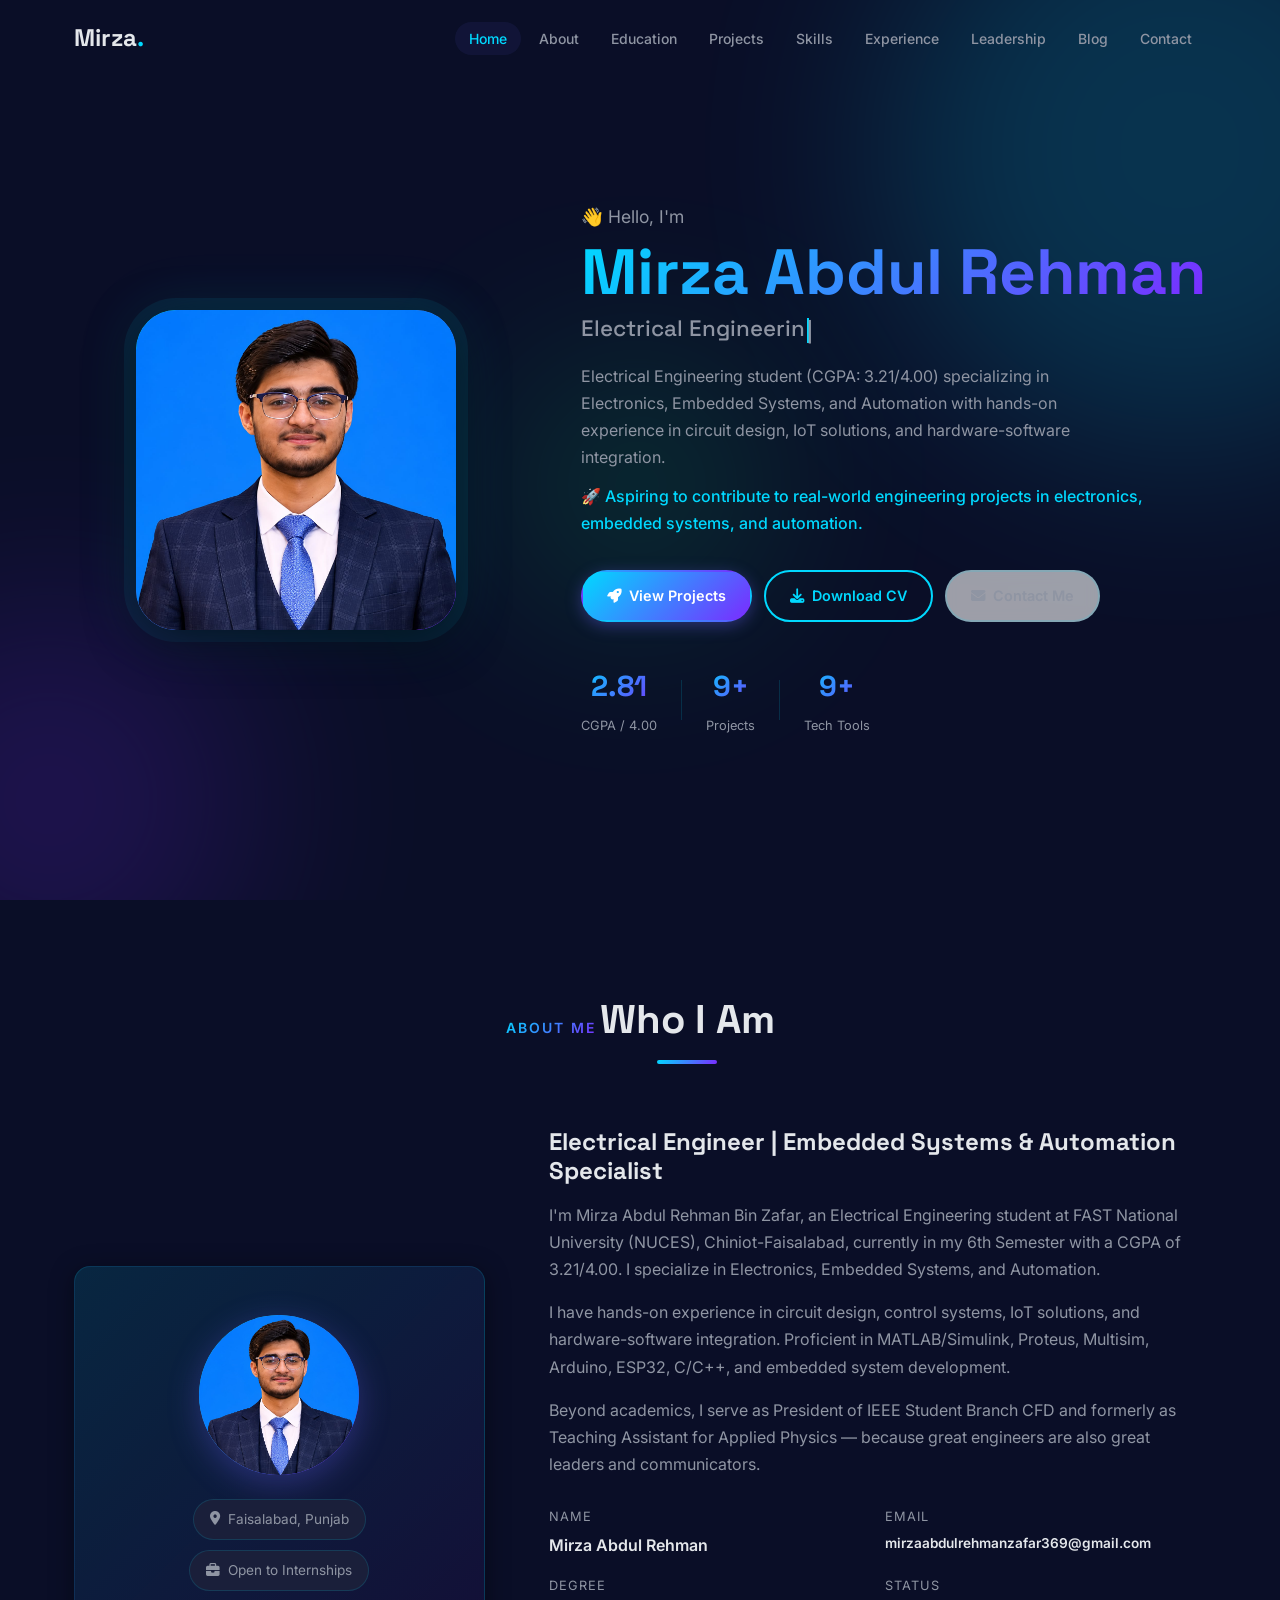
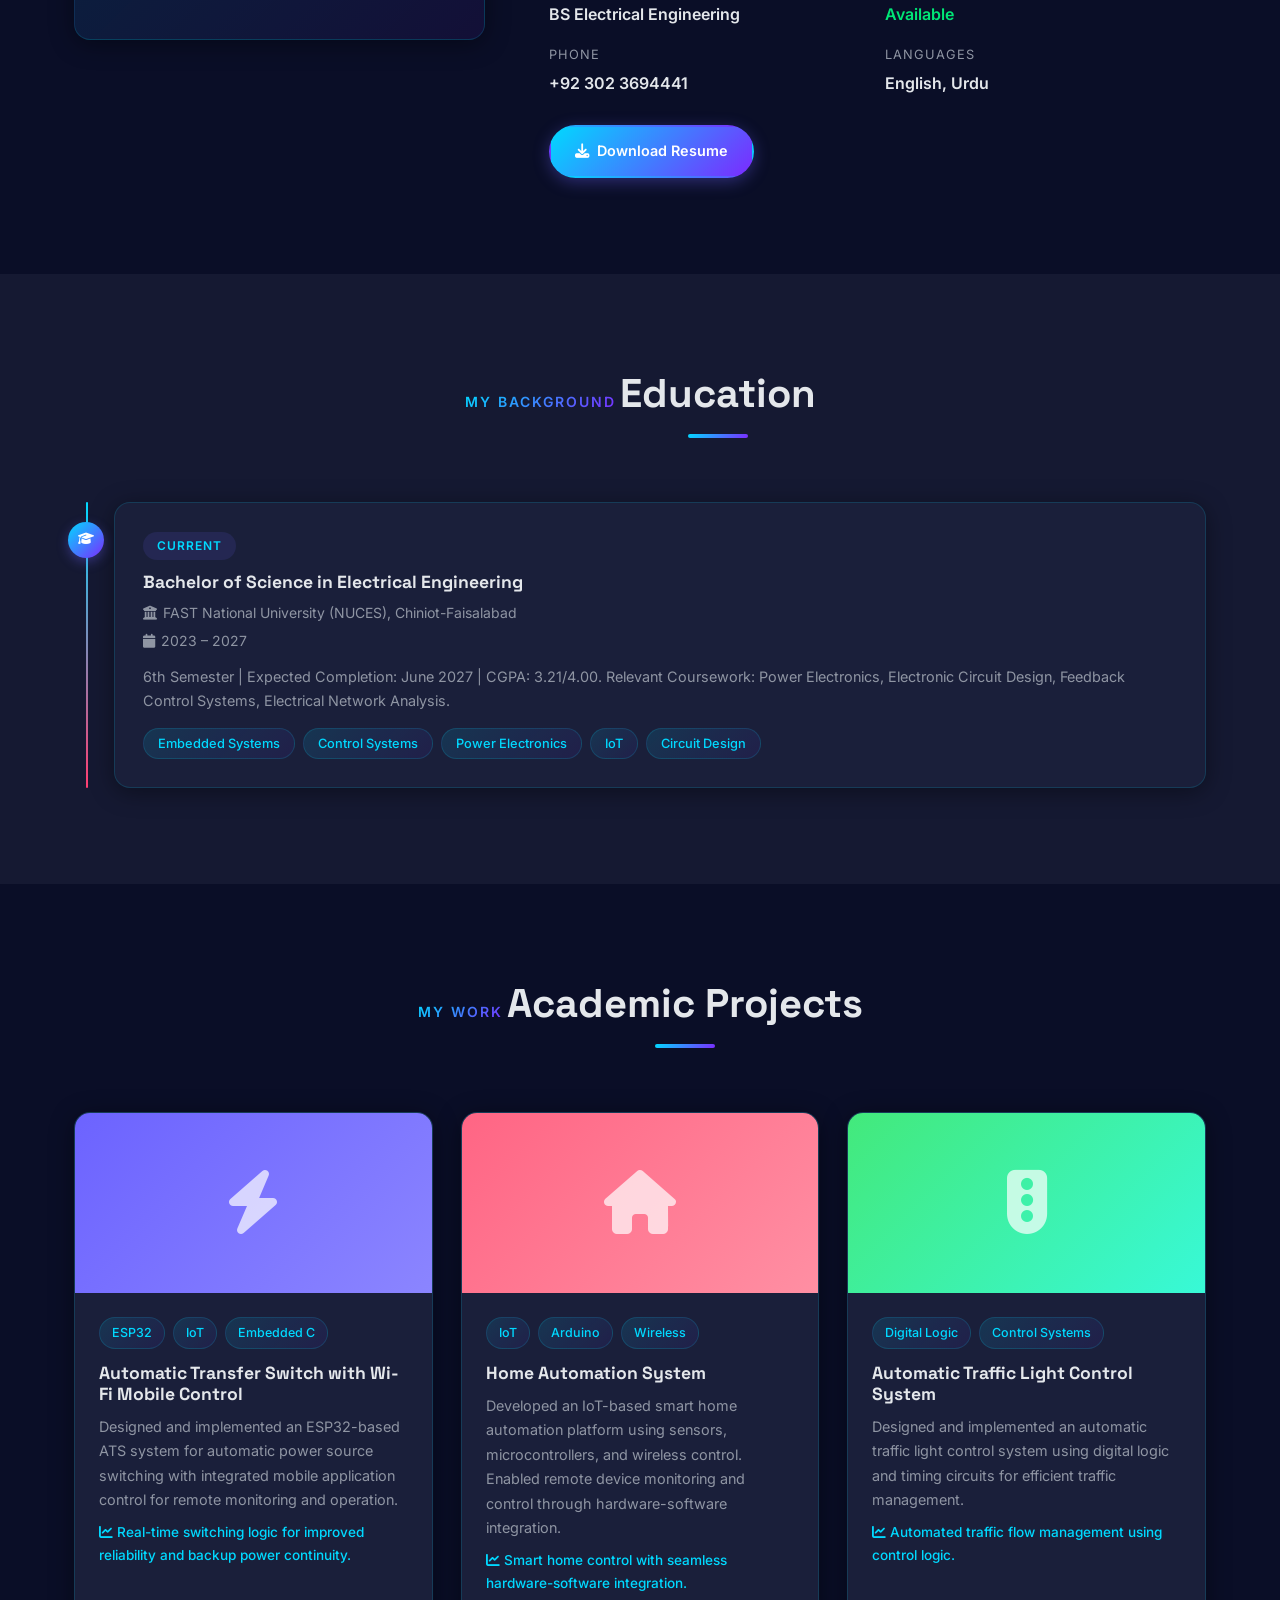
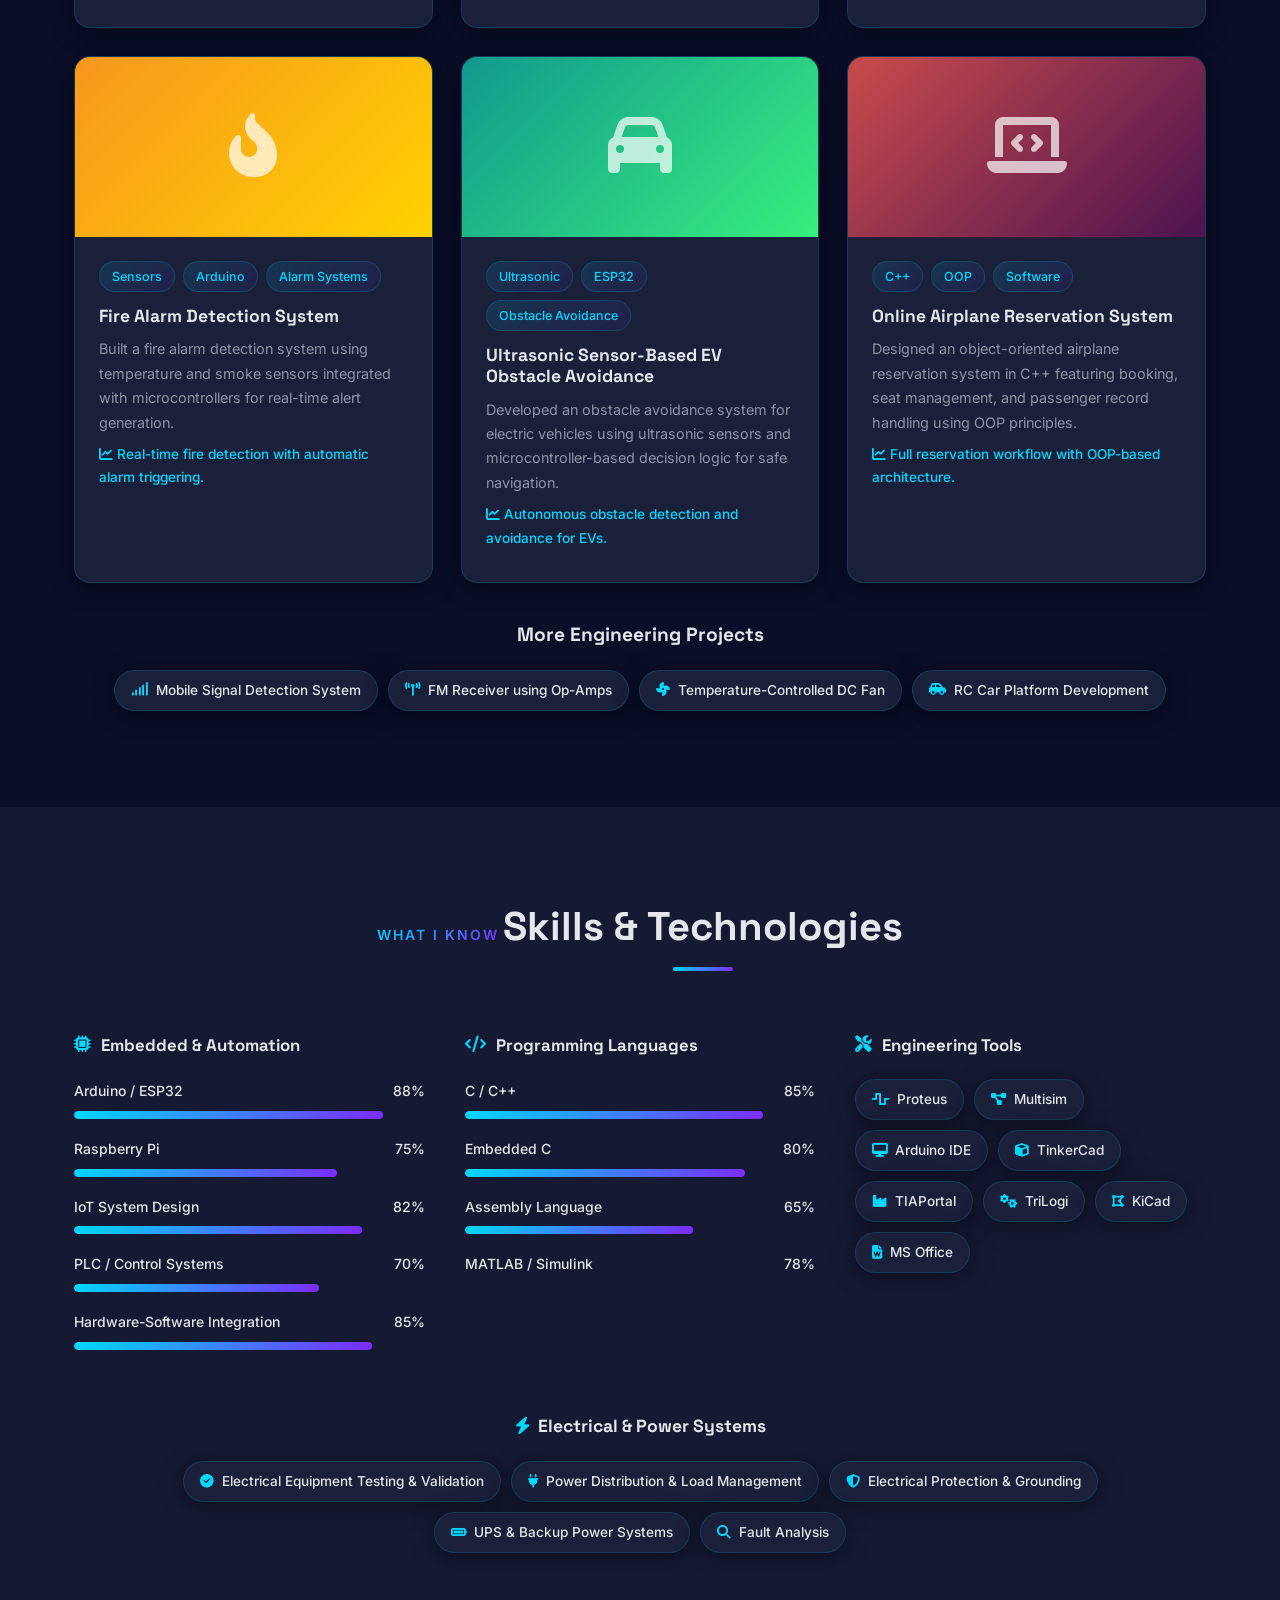
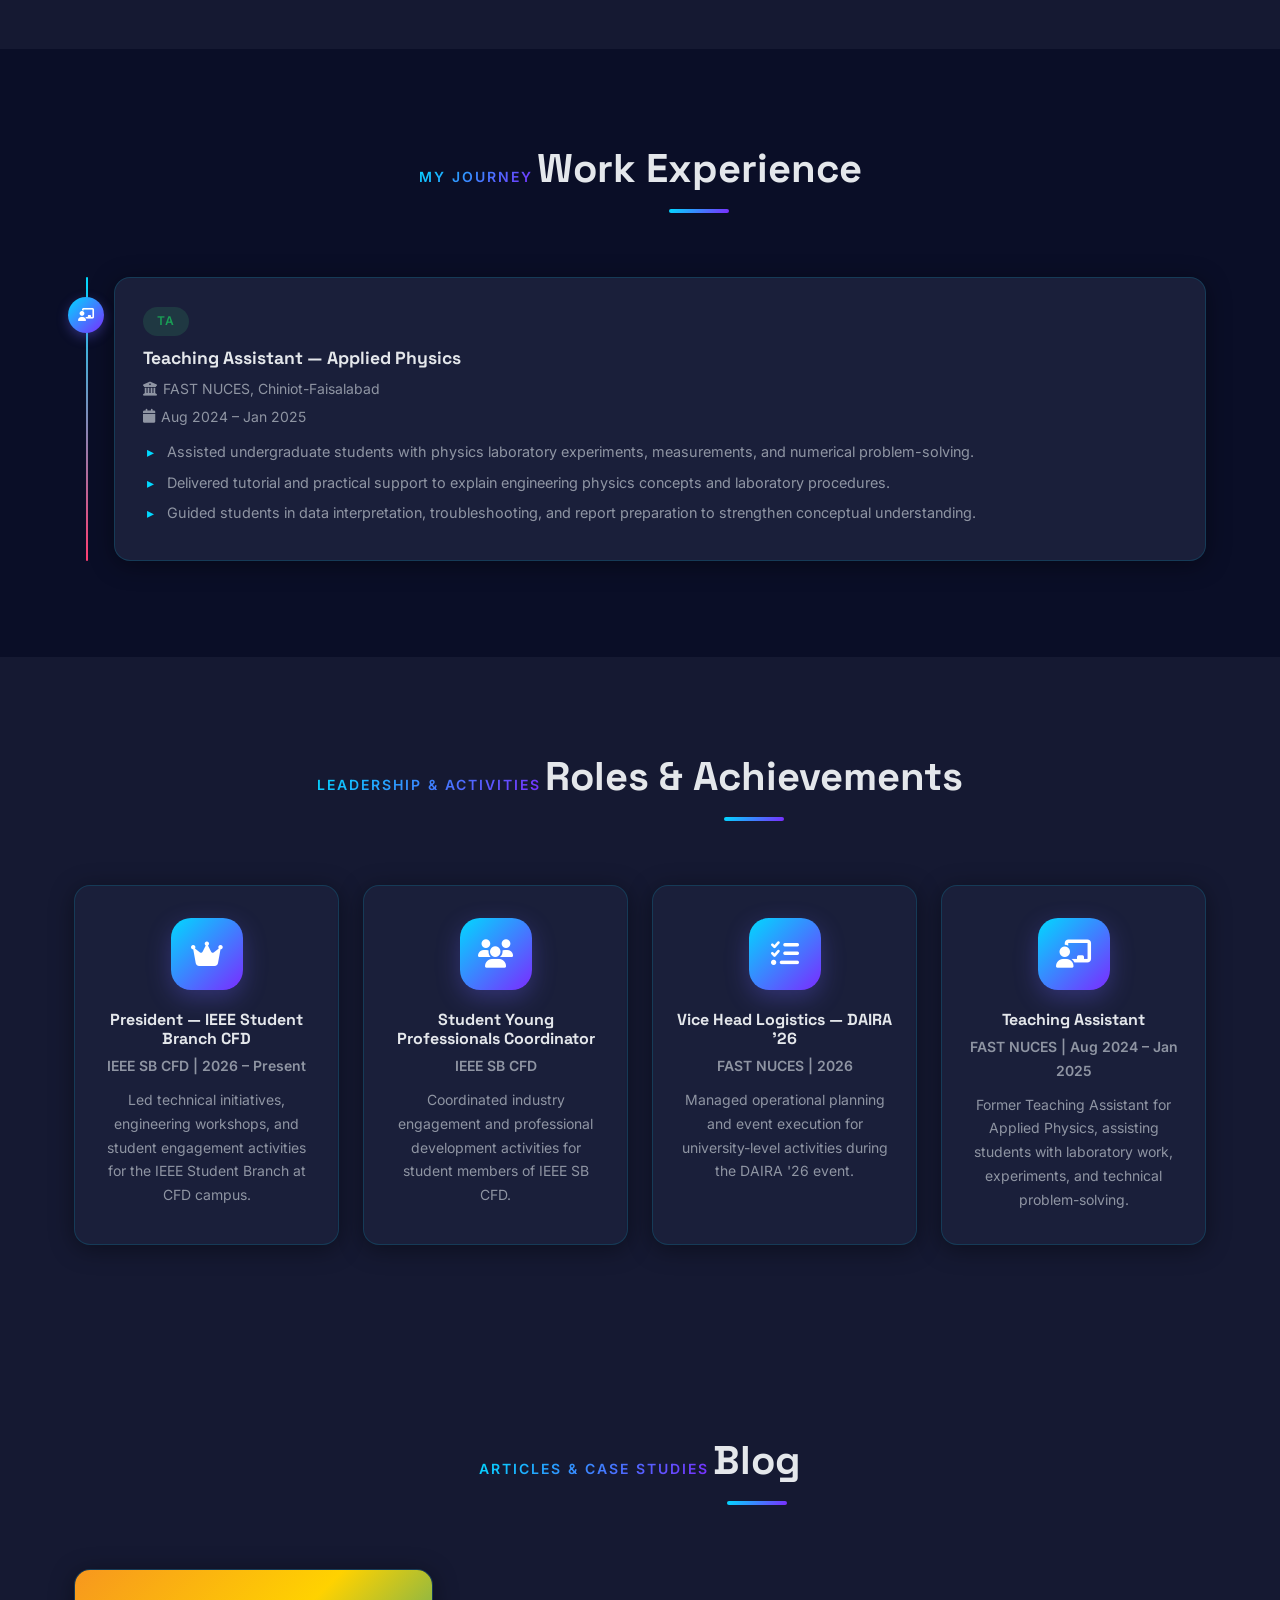
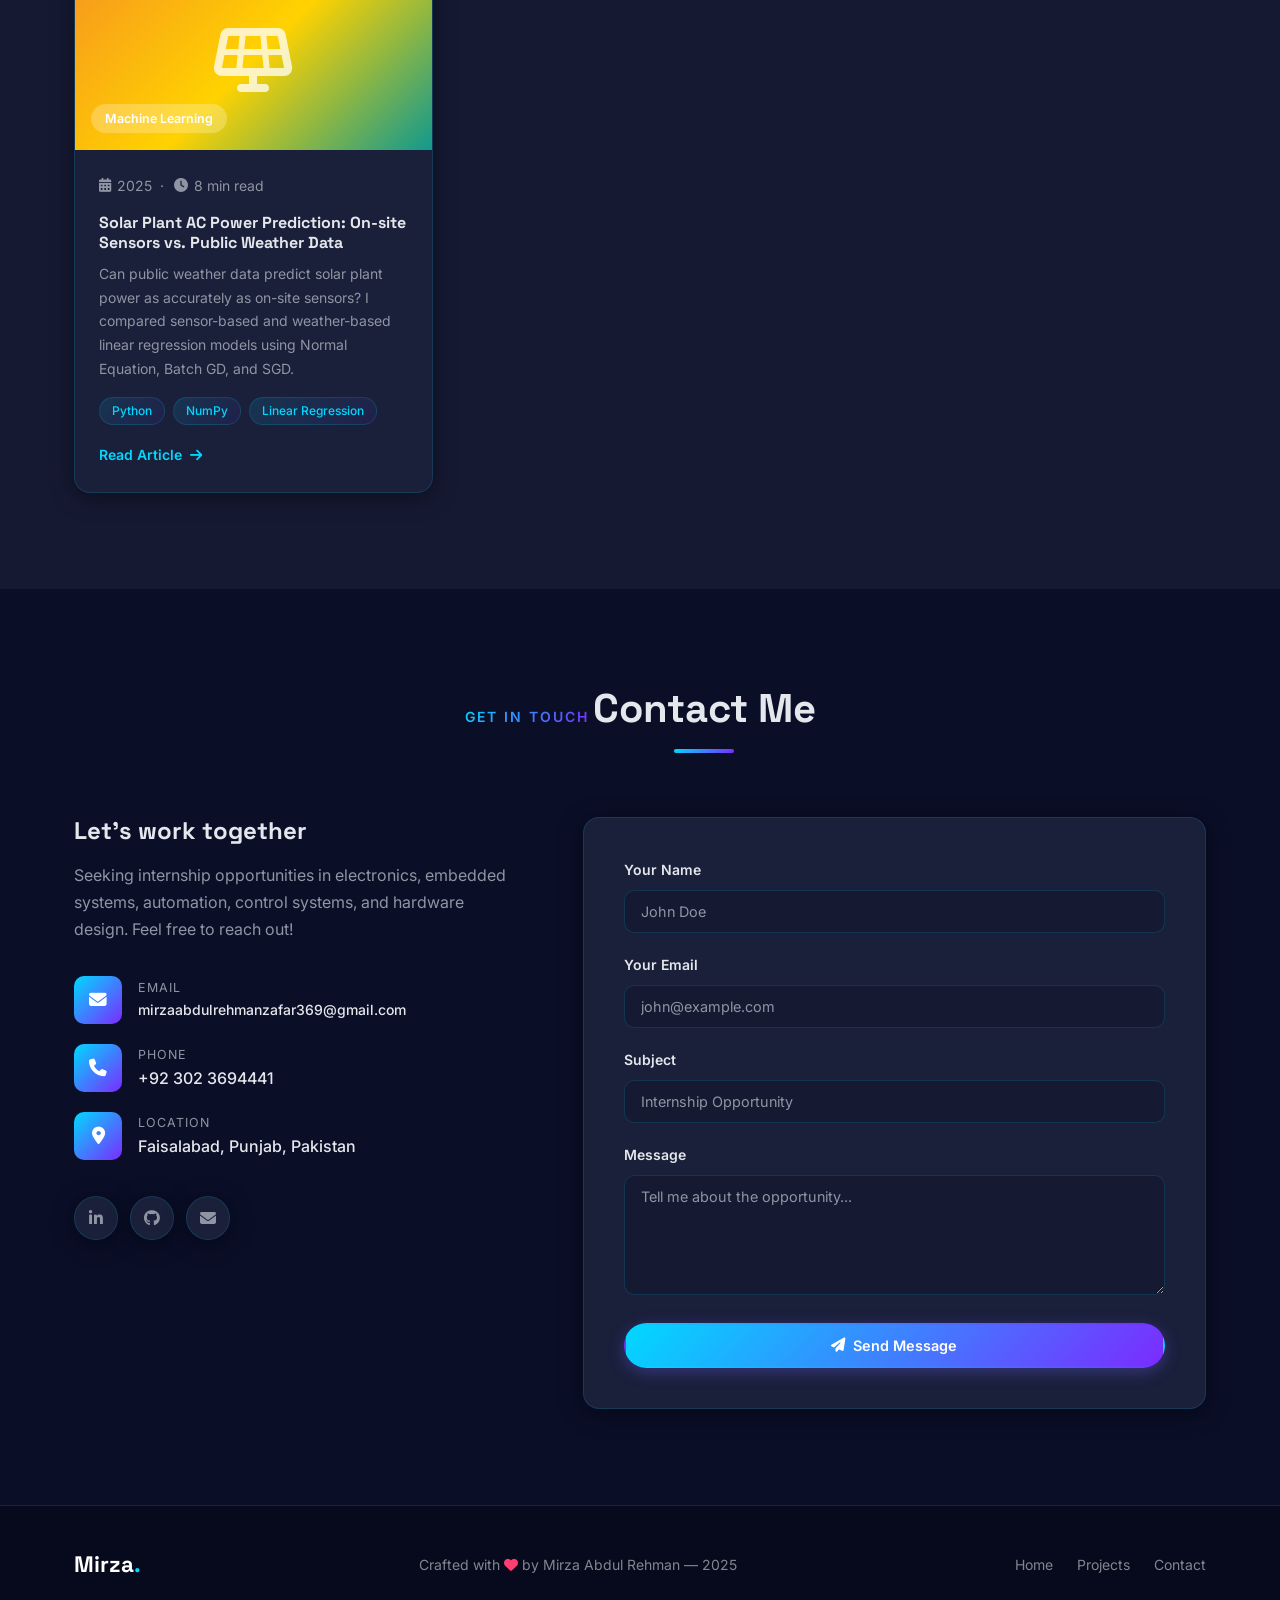
<file: index.html>
<!DOCTYPE html>
<html lang="en">
<head>
  <meta charset="UTF-8" />
  <meta name="viewport" content="width=device-width, initial-scale=1.0"/>
  <title>Mirza Abdul Rehman — Portfolio</title>
  <link rel="stylesheet" href="style.css"/>
  <link rel="preconnect" href="https://fonts.googleapis.com"/>
  <link rel="preconnect" href="https://fonts.gstatic.com" crossorigin/>
  <link href="https://fonts.googleapis.com/css2?family=Inter:wght@300;400;500;600;700;800&family=Space+Grotesk:wght@400;500;600;700&display=swap" rel="stylesheet"/>
  <link rel="stylesheet" href="https://cdnjs.cloudflare.com/ajax/libs/font-awesome/6.5.0/css/all.min.css"/>
</head>
<body>

  <!-- ===== NAVBAR ===== -->
  <nav class="navbar" id="navbar">
    <div class="nav-container">
      <a href="#home" class="nav-logo">Mirza<span>.</span></a>
      <ul class="nav-links" id="navLinks">
        <li><a href="#home" class="nav-link active">Home</a></li>
        <li><a href="#about" class="nav-link">About</a></li>
        <li><a href="#education" class="nav-link">Education</a></li>
        <li><a href="#projects" class="nav-link">Projects</a></li>
        <li><a href="#skills" class="nav-link">Skills</a></li>
        <li><a href="#experience" class="nav-link">Experience</a></li>
        <li><a href="#achievements" class="nav-link">Leadership</a></li>
        <li><a href="#blog" class="nav-link">Blog</a></li>
        <li><a href="#contact" class="nav-link">Contact</a></li>
      </ul>
      <button class="hamburger" id="hamburger" aria-label="Toggle menu">
        <span></span><span></span><span></span>
      </button>
    </div>
  </nav>

  <!-- ===== HERO ===== -->
  <section class="hero" id="home">
    <div class="hero-bg-shapes">
      <div class="shape shape-1"></div>
      <div class="shape shape-2"></div>
      <div class="shape shape-3"></div>
    </div>
    <div class="hero-container">
      <div class="hero-image-wrap" data-aos>
        <div class="hero-image">
          <div class="hero-avatar">
            <img src="1.jpeg" alt="Mirza Abdul Rehman" />
          </div>
        </div>
      </div>
      <div class="hero-content" data-aos>
        <p class="hero-greeting">👋 Hello, I'm</p>
        <h1 class="hero-name" style="white-space: nowrap;">Mirza Abdul Rehman</h1>
        <h2 class="hero-title">Electrical Engineering Student <span class="amp">&</span> Electronics Enthusiast</h2>
        <p class="hero-desc">Electrical Engineering student (CGPA: 3.21/4.00) specializing in Electronics, Embedded Systems, and Automation with hands-on experience in circuit design, IoT solutions, and hardware-software integration.</p>
        <p class="hero-ambition">🚀 Aspiring to contribute to real-world engineering projects in electronics, embedded systems, and automation.</p>
        <div class="hero-buttons">
          <a href="#projects" class="btn btn-primary"><i class="fas fa-rocket"></i> View Projects</a>
          <a href="Mirza_Abdul_Rehman_ATS_Optimized_CV.pdf" class="btn btn-outline" download><i class="fas fa-download"></i> Download CV</a>
          <a href="#contact" class="btn btn-ghost"><i class="fas fa-envelope"></i> Contact Me</a>
        </div>
        <div class="hero-stats">
          <div class="stat"><span class="stat-num">3.21</span><span class="stat-label">CGPA / 4.00</span></div>
          <div class="stat-divider"></div>
          <div class="stat"><span class="stat-num">10+</span><span class="stat-label">Projects</span></div>
          <div class="stat-divider"></div>
          <div class="stat"><span class="stat-num">10+</span><span class="stat-label">Tech Tools</span></div>
        </div>
      </div>
    </div>
  </section>

  <!-- ===== ABOUT ===== -->
  <section class="section" id="about">
    <div class="container">
      <div class="section-header" data-aos>
        <span class="section-tag">About Me</span>
        <h2 class="section-title">Who I Am</h2>
      </div>
      <div class="about-grid">
        <div class="about-image-wrap" data-aos>
          <div class="about-image-card">
            <div class="about-avatar"><img src="1.jpeg" alt="Mirza Abdul Rehman" /></div>
            <div class="about-tags">
              <span class="tag"><i class="fas fa-map-marker-alt"></i> Faisalabad, Punjab</span>
              <span class="tag"><i class="fas fa-briefcase"></i> Open to Internships</span>
            </div>
          </div>
        </div>
        <div class="about-content" data-aos>
          <h3>Electrical Engineer | Embedded Systems & Automation Specialist</h3>
          <p>I'm Mirza Abdul Rehman Bin Zafar, an Electrical Engineering student at FAST National University (NUCES), Chiniot-Faisalabad, currently in my 6th Semester with a CGPA of 3.21/4.00. I specialize in Electronics, Embedded Systems, and Automation.</p>
          <p>I have hands-on experience in circuit design, control systems, IoT solutions, and hardware-software integration. Proficient in MATLAB/Simulink, Proteus, Multisim, Arduino, ESP32, C/C++, and embedded system development.</p>
          <p>Beyond academics, I serve as President of IEEE Student Branch CFD and formerly as Teaching Assistant for Applied Physics — because great engineers are also great leaders and communicators.</p>
          <div class="about-info-grid">
            <div class="info-item"><span class="info-label">Name</span><span class="info-value">Mirza Abdul Rehman</span></div>
            <div class="info-item"><span class="info-label">Email</span><span class="info-value" style="word-break: break-all; font-size: 0.85rem;">mirzaabdulrehmanzafar369@gmail.com</span></div>
            <div class="info-item"><span class="info-label">Degree</span><span class="info-value">BS Electrical Engineering</span></div>
            <div class="info-item"><span class="info-label">Status</span><span class="info-value available">Available</span></div>
            <div class="info-item"><span class="info-label">Phone</span><span class="info-value">+92 302 3694441</span></div>
            <div class="info-item"><span class="info-label">Languages</span><span class="info-value">English, Urdu</span></div>
          </div>
          <a href="Mirza_Abdul_Rehman_ATS_Optimized_CV.pdf" class="btn btn-primary" download><i class="fas fa-download"></i> Download Resume</a>
        </div>
      </div>
    </div>
  </section>

  <!-- ===== EDUCATION ===== -->
  <section class="section section-alt" id="education">
    <div class="container">
      <div class="section-header" data-aos>
        <span class="section-tag">My Background</span>
        <h2 class="section-title">Education</h2>
      </div>
      <div class="timeline">
        <div class="timeline-item" data-aos>
          <div class="timeline-dot"><i class="fas fa-graduation-cap"></i></div>
          <div class="timeline-card">
            <div class="timeline-badge edu">Current</div>
            <h3>Bachelor of Science in Electrical Engineering</h3>
            <p class="timeline-org"><i class="fas fa-university"></i> FAST National University (NUCES), Chiniot-Faisalabad</p>
            <p class="timeline-date"><i class="fas fa-calendar"></i> 2023 – 2027</p>
            <p class="timeline-desc">6th Semester | Expected Completion: June 2027 | CGPA: 3.21/4.00. Relevant Coursework: Power Electronics, Electronic Circuit Design, Feedback Control Systems, Electrical Network Analysis.</p>
            <div class="timeline-skills">
              <span>Embedded Systems</span><span>Control Systems</span><span>Power Electronics</span><span>IoT</span><span>Circuit Design</span>
            </div>
          </div>
        </div>
      </div>
    </div>
  </section>

  <!-- ===== PROJECTS ===== -->
  <section class="section" id="projects">
    <div class="container">
      <div class="section-header" data-aos>
        <span class="section-tag">My Work</span>
        <h2 class="section-title">Academic Projects</h2>
      </div>
      <div class="projects-grid">
        <div class="project-card" data-aos>
          <div class="project-image"><div class="project-icon"><i class="fas fa-bolt"></i></div></div>
          <div class="project-content">
            <div class="project-tags"><span>ESP32</span><span>IoT</span><span>Embedded C</span></div>
            <h3>Automatic Transfer Switch with Wi-Fi Mobile Control</h3>
            <p>Designed and implemented an ESP32-based ATS system for automatic power source switching with integrated mobile application control for remote monitoring and operation.</p>
            <p class="project-outcome"><i class="fas fa-chart-line"></i> Real-time switching logic for improved reliability and backup power continuity.</p>
          </div>
        </div>
        <div class="project-card" data-aos>
          <div class="project-image project-image-2"><div class="project-icon"><i class="fas fa-home"></i></div></div>
          <div class="project-content">
            <div class="project-tags"><span>IoT</span><span>Arduino</span><span>Wireless</span></div>
            <h3>Home Automation System</h3>
            <p>Developed an IoT-based smart home automation platform using sensors, microcontrollers, and wireless control. Enabled remote device monitoring and control through hardware-software integration.</p>
            <p class="project-outcome"><i class="fas fa-chart-line"></i> Smart home control with seamless hardware-software integration.</p>
          </div>
        </div>
        <div class="project-card" data-aos>
          <div class="project-image project-image-3"><div class="project-icon"><i class="fas fa-traffic-light"></i></div></div>
          <div class="project-content">
            <div class="project-tags"><span>Digital Logic</span><span>Control Systems</span></div>
            <h3>Automatic Traffic Light Control System</h3>
            <p>Designed and implemented an automatic traffic light control system using digital logic and timing circuits for efficient traffic management.</p>
            <p class="project-outcome"><i class="fas fa-chart-line"></i> Automated traffic flow management using control logic.</p>
          </div>
        </div>
        <div class="project-card" data-aos>
          <div class="project-image" style="background: linear-gradient(135deg,#f7971e,#ffd200)"><div class="project-icon"><i class="fas fa-fire-alt"></i></div></div>
          <div class="project-content">
            <div class="project-tags"><span>Sensors</span><span>Arduino</span><span>Alarm Systems</span></div>
            <h3>Fire Alarm Detection System</h3>
            <p>Built a fire alarm detection system using temperature and smoke sensors integrated with microcontrollers for real-time alert generation.</p>
            <p class="project-outcome"><i class="fas fa-chart-line"></i> Real-time fire detection with automatic alarm triggering.</p>
          </div>
        </div>
        <div class="project-card" data-aos>
          <div class="project-image" style="background: linear-gradient(135deg,#11998e,#38ef7d)"><div class="project-icon"><i class="fas fa-car"></i></div></div>
          <div class="project-content">
            <div class="project-tags"><span>Ultrasonic</span><span>ESP32</span><span>Obstacle Avoidance</span></div>
            <h3>Ultrasonic Sensor-Based EV Obstacle Avoidance</h3>
            <p>Developed an obstacle avoidance system for electric vehicles using ultrasonic sensors and microcontroller-based decision logic for safe navigation.</p>
            <p class="project-outcome"><i class="fas fa-chart-line"></i> Autonomous obstacle detection and avoidance for EVs.</p>
          </div>
        </div>
        <div class="project-card" data-aos>
          <div class="project-image" style="background: linear-gradient(135deg,#c94b4b,#4b134f)"><div class="project-icon"><i class="fas fa-laptop-code"></i></div></div>
          <div class="project-content">
            <div class="project-tags"><span>C++</span><span>OOP</span><span>Software</span></div>
            <h3>Online Airplane Reservation System</h3>
            <p>Designed an object-oriented airplane reservation system in C++ featuring booking, seat management, and passenger record handling using OOP principles.</p>
            <p class="project-outcome"><i class="fas fa-chart-line"></i> Full reservation workflow with OOP-based architecture.</p>
          </div>
        </div>
      </div>

      <!-- Additional Projects -->
      <div style="margin-top: 40px;" data-aos>
        <h3 style="text-align:center; font-size:1.2rem; margin-bottom: 24px; color: var(--text);">More Engineering Projects</h3>
        <div class="skills-badges" style="justify-content:center;">
          <span class="badge"><i class="fas fa-signal"></i> Mobile Signal Detection System</span>
          <span class="badge"><i class="fas fa-broadcast-tower"></i> FM Receiver using Op-Amps</span>
          <span class="badge"><i class="fas fa-fan"></i> Temperature-Controlled DC Fan</span>
          <span class="badge"><i class="fas fa-car-side"></i> RC Car Platform Development</span>
        </div>
      </div>
    </div>
  </section>

  <!-- ===== SKILLS ===== -->
  <section class="section section-alt" id="skills">
    <div class="container">
      <div class="section-header" data-aos>
        <span class="section-tag">What I Know</span>
        <h2 class="section-title">Skills & Technologies</h2>
      </div>
      <div class="skills-wrapper">
        <div class="skills-col" data-aos>
          <h3 class="skills-cat-title"><i class="fas fa-microchip"></i> Embedded & Automation</h3>
          <div class="skill-item">
            <div class="skill-info"><span>Arduino / ESP32</span><span>88%</span></div>
            <div class="skill-bar"><div class="skill-fill" style="--pct:88%"></div></div>
          </div>
          <div class="skill-item">
            <div class="skill-info"><span>Raspberry Pi</span><span>75%</span></div>
            <div class="skill-bar"><div class="skill-fill" style="--pct:75%"></div></div>
          </div>
          <div class="skill-item">
            <div class="skill-info"><span>IoT System Design</span><span>82%</span></div>
            <div class="skill-bar"><div class="skill-fill" style="--pct:82%"></div></div>
          </div>
          <div class="skill-item">
            <div class="skill-info"><span>PLC / Control Systems</span><span>70%</span></div>
            <div class="skill-bar"><div class="skill-fill" style="--pct:70%"></div></div>
          </div>
          <div class="skill-item">
            <div class="skill-info"><span>Hardware-Software Integration</span><span>85%</span></div>
            <div class="skill-bar"><div class="skill-fill" style="--pct:85%"></div></div>
          </div>
        </div>
        <div class="skills-col" data-aos>
          <h3 class="skills-cat-title"><i class="fas fa-code"></i> Programming Languages</h3>
          <div class="skill-item">
            <div class="skill-info"><span>C / C++</span><span>85%</span></div>
            <div class="skill-bar"><div class="skill-fill" style="--pct:85%"></div></div>
          </div>
          <div class="skill-item">
            <div class="skill-info"><span>Embedded C</span><span>80%</span></div>
            <div class="skill-bar"><div class="skill-fill" style="--pct:80%"></div></div>
          </div>
          <div class="skill-item">
            <div class="skill-info"><span>Assembly Language</span><span>65%</span></div>
            <div class="skill-bar"><div class="skill-fill" style="--pct:65%"></div></div>
          </div>
          <div class="skill-item">
            <div class="skill-info"><span>MATLAB / Simulink</span><span>78%</span></div>
            <div class="skill-bar"><div class="skill-fill" style="--pct:78%"></div></div>
          </div>
        </div>
        <div class="skills-col" data-aos>
          <h3 class="skills-cat-title"><i class="fas fa-tools"></i> Engineering Tools</h3>
          <div class="skills-badges">
            <span class="badge"><i class="fas fa-wave-square"></i> Proteus</span>
            <span class="badge"><i class="fas fa-project-diagram"></i> Multisim</span>
            <span class="badge"><i class="fas fa-desktop"></i> Arduino IDE</span>
            <span class="badge"><i class="fas fa-cube"></i> TinkerCad</span>
            <span class="badge"><i class="fas fa-industry"></i> TIAPortal</span>
            <span class="badge"><i class="fas fa-cogs"></i> TriLogi</span>
            <span class="badge"><i class="fas fa-draw-polygon"></i> KiCad</span>
            <span class="badge"><i class="fas fa-file-word"></i> MS Office</span>
          </div>
        </div>
      </div>

      <!-- Electrical Skills -->
      <div style="margin-top: 48px;" data-aos>
        <h3 style="text-align:center; font-size:1.1rem; margin-bottom: 24px; color:var(--text);">
          <i class="fas fa-bolt" style="color:var(--primary); margin-right:8px;"></i>Electrical & Power Systems
        </h3>
        <div class="skills-badges" style="justify-content:center;">
          <span class="badge"><i class="fas fa-check-circle"></i> Electrical Equipment Testing & Validation</span>
          <span class="badge"><i class="fas fa-plug"></i> Power Distribution & Load Management</span>
          <span class="badge"><i class="fas fa-shield-alt"></i> Electrical Protection & Grounding</span>
          <span class="badge"><i class="fas fa-battery-full"></i> UPS & Backup Power Systems</span>
          <span class="badge"><i class="fas fa-search"></i> Fault Analysis</span>
        </div>
      </div>
    </div>
  </section>

  <!-- ===== EXPERIENCE ===== -->
  <section class="section" id="experience">
    <div class="container">
      <div class="section-header" data-aos>
        <span class="section-tag">My Journey</span>
        <h2 class="section-title">Work Experience</h2>
      </div>
      <div class="timeline">
        <div class="timeline-item" data-aos>
          <div class="timeline-dot exp-dot"><i class="fas fa-chalkboard-teacher"></i></div>
          <div class="timeline-card">
            <div class="timeline-badge exp">TA</div>
            <h3>Teaching Assistant — Applied Physics</h3>
            <p class="timeline-org"><i class="fas fa-university"></i> FAST NUCES, Chiniot-Faisalabad</p>
            <p class="timeline-date"><i class="fas fa-calendar"></i> Aug 2024 – Jan 2025</p>
            <ul class="timeline-list">
              <li>Assisted undergraduate students with physics laboratory experiments, measurements, and numerical problem-solving.</li>
              <li>Delivered tutorial and practical support to explain engineering physics concepts and laboratory procedures.</li>
              <li>Guided students in data interpretation, troubleshooting, and report preparation to strengthen conceptual understanding.</li>
            </ul>
          </div>
        </div>
      </div>
    </div>
  </section>

  <!-- ===== LEADERSHIP ===== -->
  <section class="section section-alt" id="achievements">
    <div class="container">
      <div class="section-header" data-aos>
        <span class="section-tag">Leadership & Activities</span>
        <h2 class="section-title">Roles & Achievements</h2>
      </div>
      <div class="achievements-grid">
        <div class="achievement-card" data-aos>
          <div class="achievement-icon"><i class="fas fa-crown"></i></div>
          <h3>President — IEEE Student Branch CFD</h3>
          <p class="achievement-org">IEEE SB CFD | 2026 – Present</p>
          <p>Led technical initiatives, engineering workshops, and student engagement activities for the IEEE Student Branch at CFD campus.</p>
        </div>
        <div class="achievement-card" data-aos>
          <div class="achievement-icon"><i class="fas fa-users"></i></div>
          <h3>Student Young Professionals Coordinator</h3>
          <p class="achievement-org">IEEE SB CFD</p>
          <p>Coordinated industry engagement and professional development activities for student members of IEEE SB CFD.</p>
        </div>
        <div class="achievement-card" data-aos>
          <div class="achievement-icon"><i class="fas fa-tasks"></i></div>
          <h3>Vice Head Logistics — DAIRA '26</h3>
          <p class="achievement-org">FAST NUCES | 2026</p>
          <p>Managed operational planning and event execution for university-level activities during the DAIRA '26 event.</p>
        </div>
        <div class="achievement-card" data-aos>
          <div class="achievement-icon"><i class="fas fa-chalkboard-teacher"></i></div>
          <h3>Teaching Assistant</h3>
          <p class="achievement-org">FAST NUCES | Aug 2024 – Jan 2025</p>
          <p>Former Teaching Assistant for Applied Physics, assisting students with laboratory work, experiments, and technical problem-solving.</p>
        </div>
      </div>
    </div>
  </section>

  <!-- ===== BLOG ===== -->
  <section class="section section-alt" id="blog">
    <div class="container">
      <div class="section-header" data-aos>
        <span class="section-tag">Articles &amp; Case Studies</span>
        <h2 class="section-title">Blog</h2>
      </div>
      <div class="blog-grid">
        <div class="blog-card" data-aos>
          <div class="blog-image" style="background: linear-gradient(135deg, #f7971e 0%, #ffd200 50%, #11998e 100%); position: relative;">
            <div style="position:absolute;inset:0;display:flex;align-items:center;justify-content:center;">
              <i class="fas fa-solar-panel" style="font-size:4rem;color:rgba(255,255,255,0.75);"></i>
            </div>
            <span class="blog-category" style="position:relative;z-index:1;">Machine Learning</span>
          </div>
          <div class="blog-content">
            <p class="blog-date"><i class="fas fa-calendar-alt"></i> 2025 &nbsp;·&nbsp; <i class="fas fa-clock"></i> 8 min read</p>
            <h3>Solar Plant AC Power Prediction: On-site Sensors vs. Public Weather Data</h3>
            <p>Can public weather data predict solar plant power as accurately as on-site sensors? I compared sensor-based and weather-based linear regression models using Normal Equation, Batch GD, and SGD.</p>
            <div style="display:flex;flex-wrap:wrap;gap:8px;margin-bottom:16px;">
              <span style="background:var(--gradient-soft);border:1px solid var(--border);padding:3px 12px;border-radius:50px;font-size:0.75rem;color:var(--primary);font-weight:500;">Python</span>
              <span style="background:var(--gradient-soft);border:1px solid var(--border);padding:3px 12px;border-radius:50px;font-size:0.75rem;color:var(--primary);font-weight:500;">NumPy</span>
              <span style="background:var(--gradient-soft);border:1px solid var(--border);padding:3px 12px;border-radius:50px;font-size:0.75rem;color:var(--primary);font-weight:500;">Linear Regression</span>
            </div>
            <a href="blog-solar-plant.html" class="blog-read-more">Read Article <i class="fas fa-arrow-right"></i></a>
          </div>
        </div>
      </div>
    </div>
  </section>

  <!-- ===== CONTACT ===== -->
  <section class="section" id="contact">
    <div class="container">
      <div class="section-header" data-aos>
        <span class="section-tag">Get In Touch</span>
        <h2 class="section-title">Contact Me</h2>
      </div>
      <div class="contact-grid">
        <div class="contact-info" data-aos>
          <h3>Let's work together</h3>
          <p>Seeking internship opportunities in electronics, embedded systems, automation, control systems, and hardware design. Feel free to reach out!</p>
          <div class="contact-items">
            <div class="contact-item">
              <div class="contact-icon"><i class="fas fa-envelope"></i></div>
              <div><p class="contact-label">Email</p><p style="word-break: break-all; font-size: 0.875rem;">mirzaabdulrehmanzafar369@gmail.com</p></div>
            </div>
            <div class="contact-item">
              <div class="contact-icon"><i class="fas fa-phone"></i></div>
              <div><p class="contact-label">Phone</p><p>+92 302 3694441</p></div>
            </div>
            <div class="contact-item">
              <div class="contact-icon"><i class="fas fa-map-marker-alt"></i></div>
              <div><p class="contact-label">Location</p><p>Faisalabad, Punjab, Pakistan</p></div>
            </div>
          </div>
          <div class="social-links">
            <a href="#" class="social-link" aria-label="LinkedIn"><i class="fab fa-linkedin-in"></i></a>
            <a href="#" class="social-link" aria-label="GitHub"><i class="fab fa-github"></i></a>
            <a href="mailto:mirzaabdulrehmanzafar369@gmail.com" class="social-link" aria-label="Email"><i class="fas fa-envelope"></i></a>
          </div>
        </div>
        <form class="contact-form" id="contactForm" data-aos>
          <div class="form-group">
            <label for="name">Your Name</label>
            <input type="text" id="name" name="name" placeholder="John Doe" required/>
          </div>
          <div class="form-group">
            <label for="email">Your Email</label>
            <input type="email" id="email" name="email" placeholder="john@example.com" required/>
          </div>
          <div class="form-group">
            <label for="subject">Subject</label>
            <input type="text" id="subject" name="subject" placeholder="Internship Opportunity"/>
          </div>
          <div class="form-group">
            <label for="message">Message</label>
            <textarea id="message" name="message" rows="5" placeholder="Tell me about the opportunity..." required></textarea>
          </div>
          <button type="submit" class="btn btn-primary btn-full"><i class="fas fa-paper-plane"></i> Send Message</button>
          <div class="form-success" id="formSuccess"><i class="fas fa-check-circle"></i> Message sent successfully!</div>
        </form>
      </div>
    </div>
  </section>

  <!-- ===== FOOTER ===== -->
  <footer class="footer">
    <div class="container">
      <div class="footer-content">
        <p class="footer-logo">Mirza<span>.</span></p>
        <p class="footer-text">Crafted with <i class="fas fa-heart"></i> by Mirza Abdul Rehman — 2025</p>
        <div class="footer-links">
          <a href="#home">Home</a><a href="#projects">Projects</a><a href="#contact">Contact</a>
        </div>
      </div>
    </div>
  </footer>

  <!-- Back to top -->
  <button class="back-to-top" id="backToTop" aria-label="Back to top"><i class="fas fa-chevron-up"></i></button>

  <script src="script.js"></script>
</body>
</html>
</file>
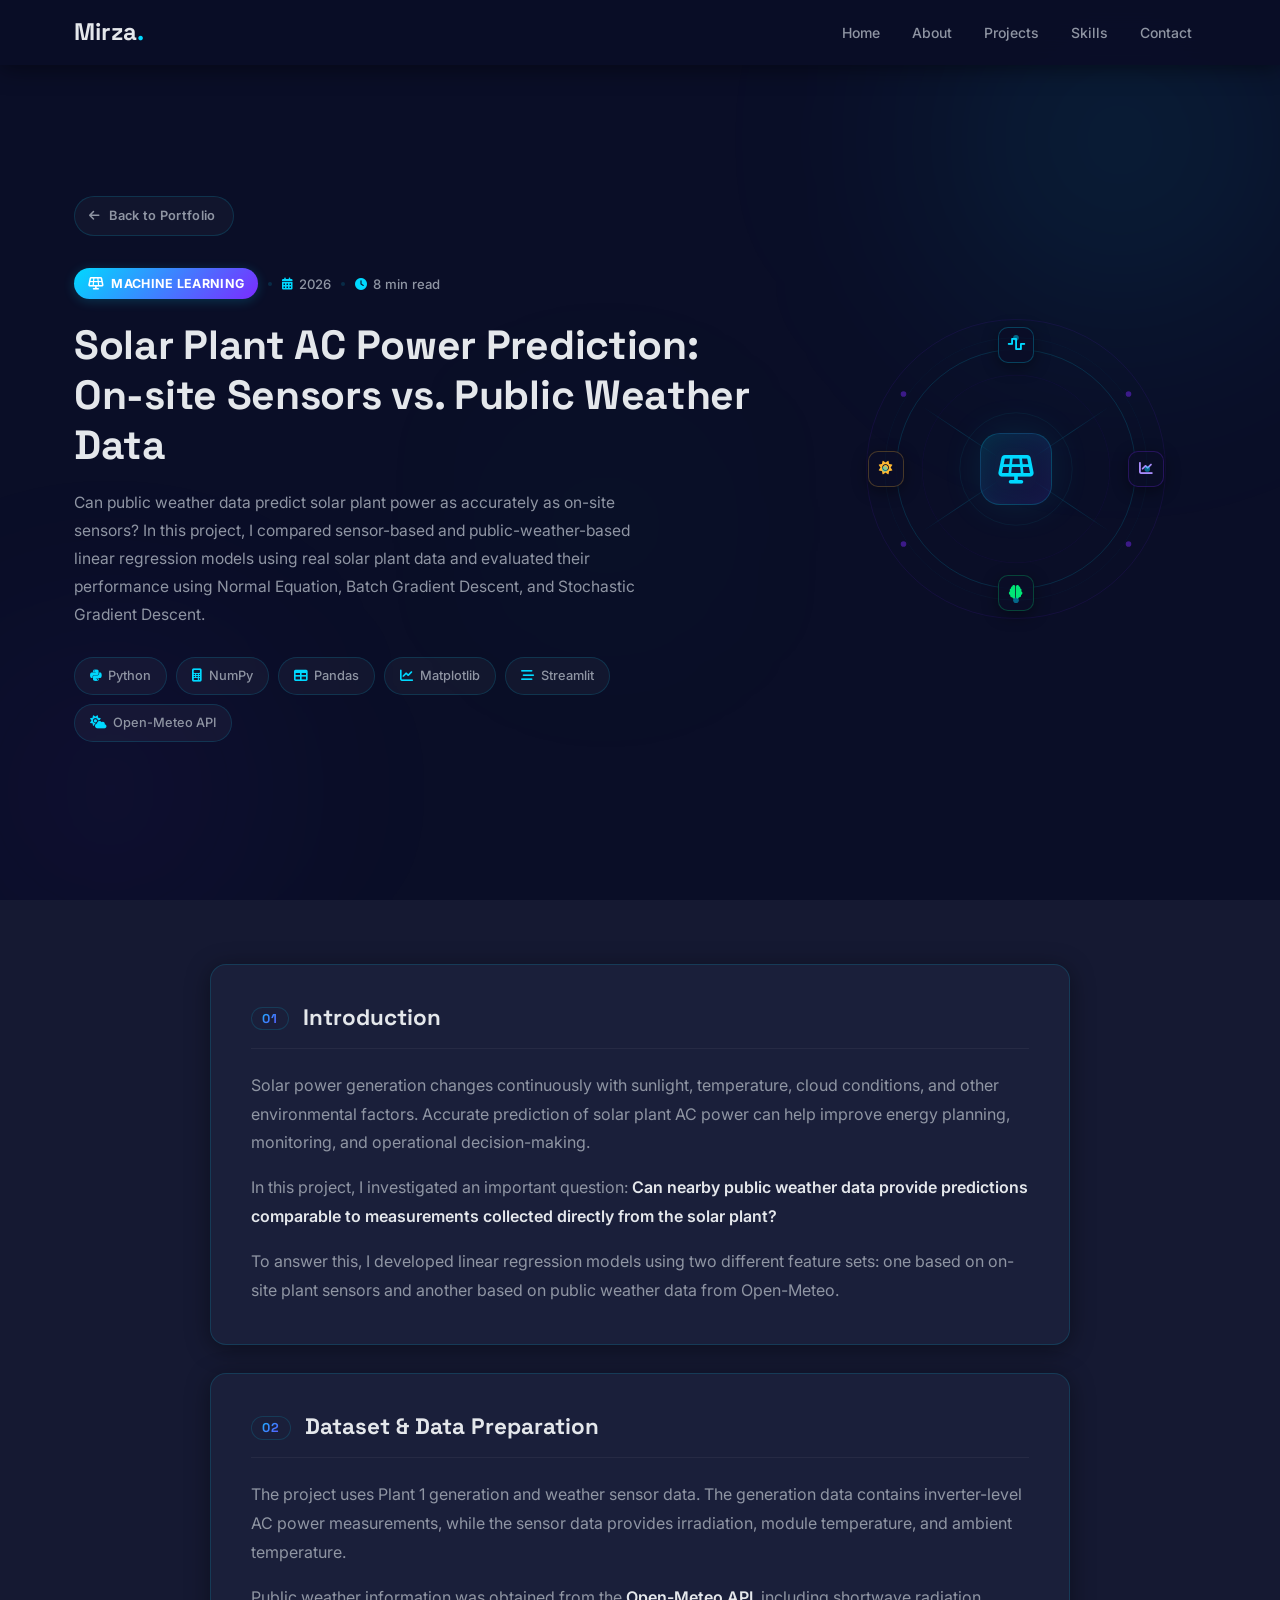
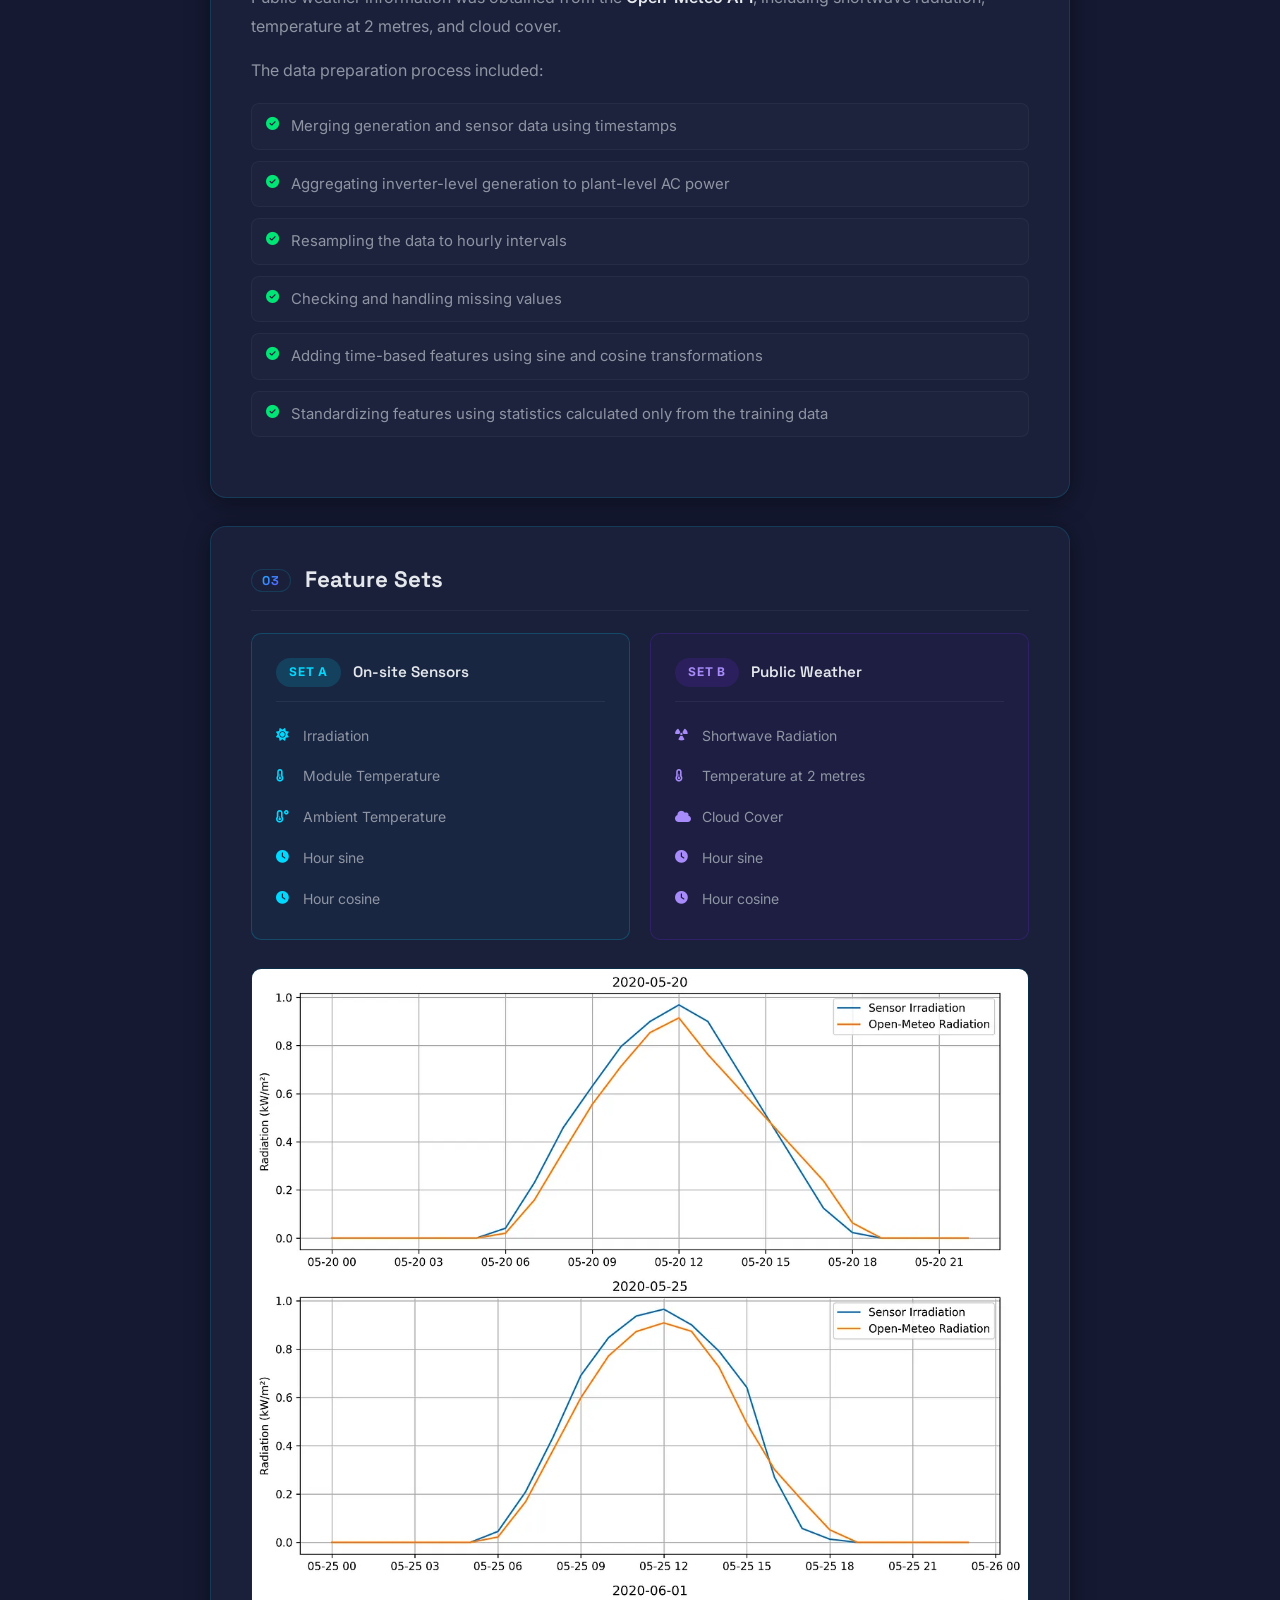
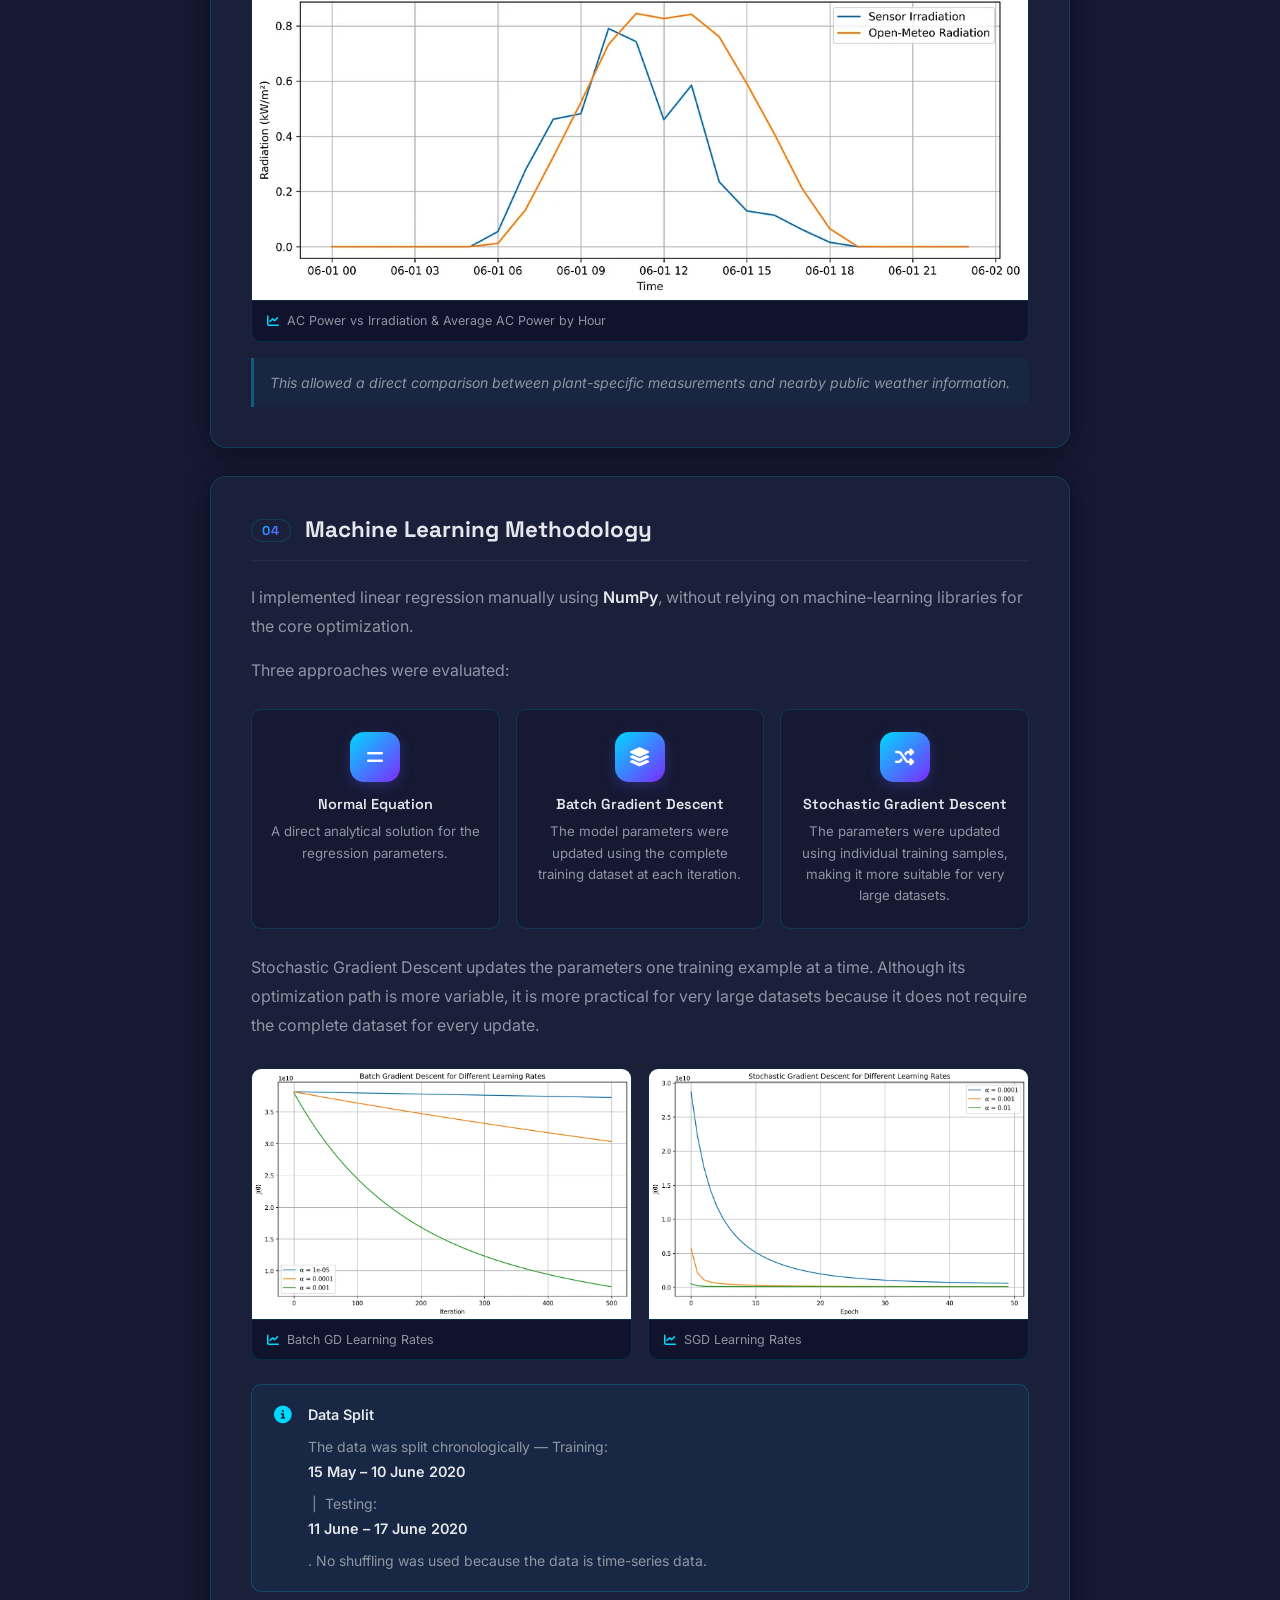
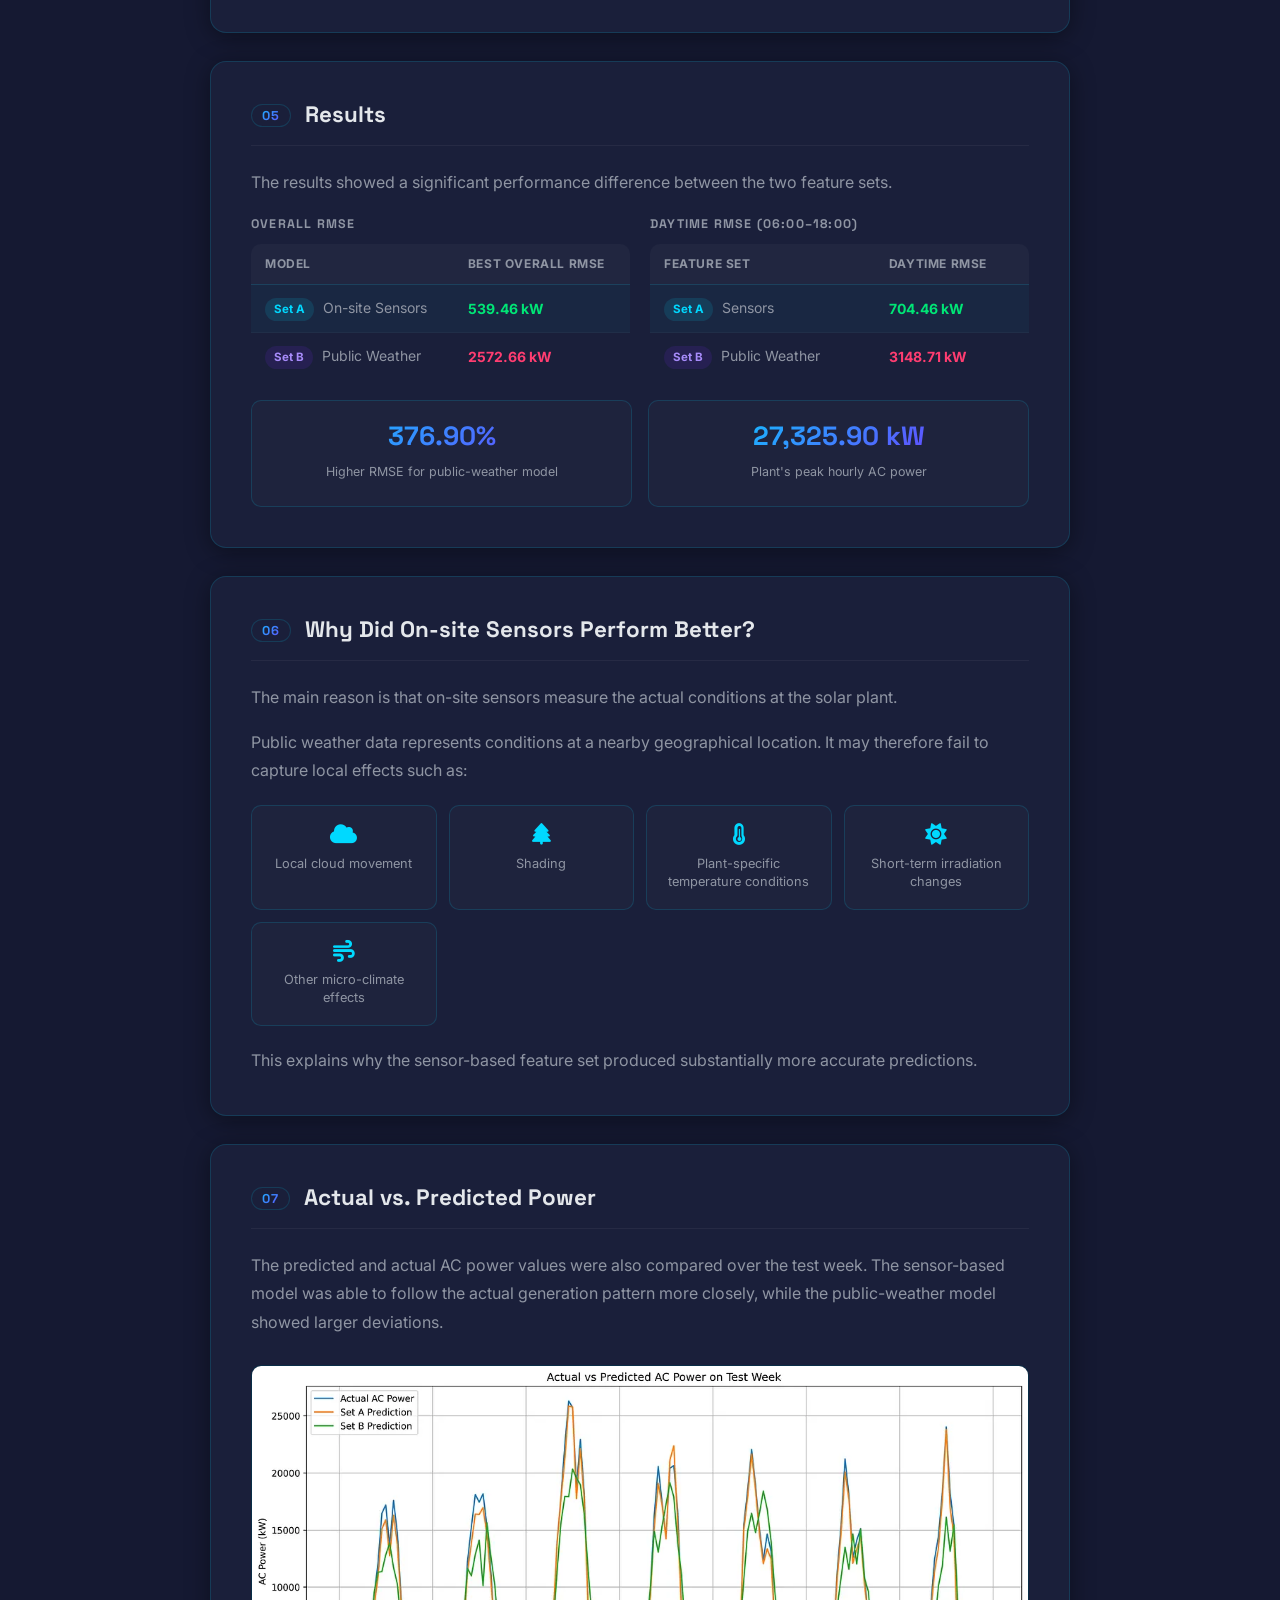
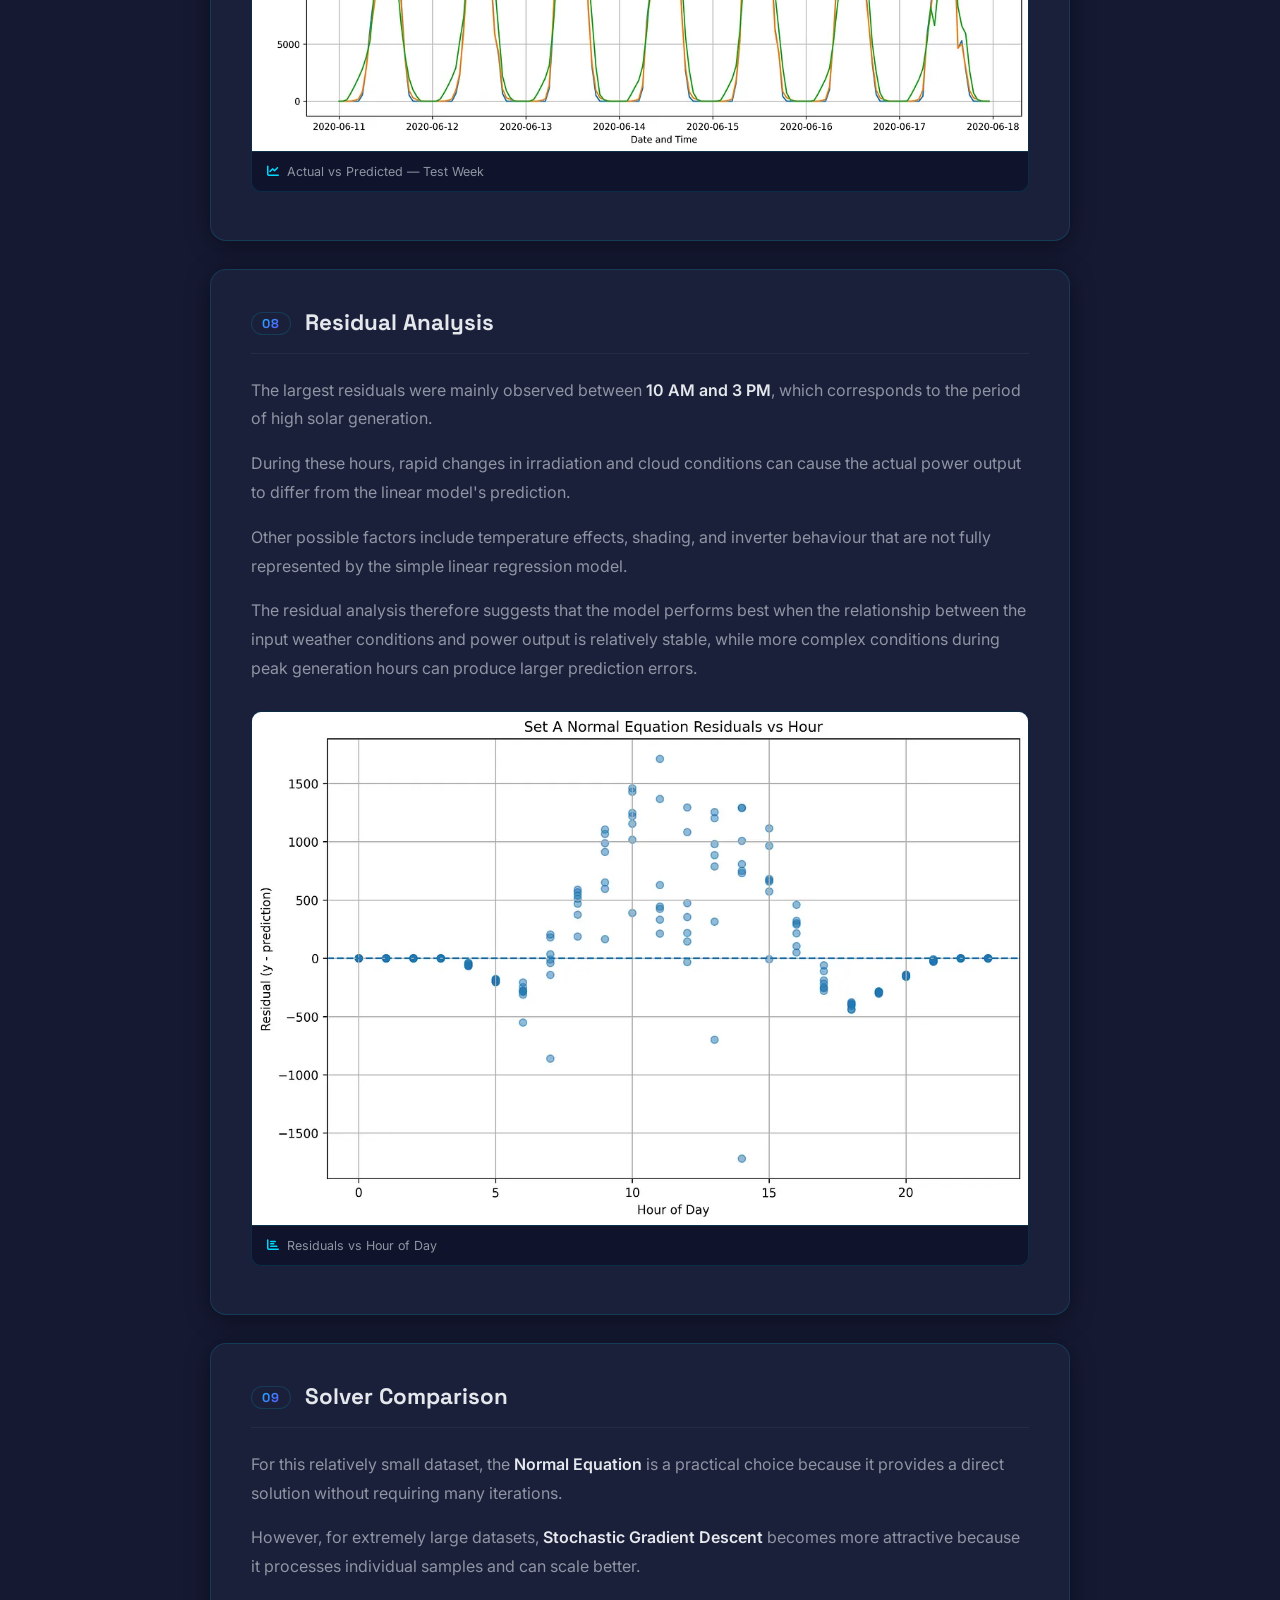
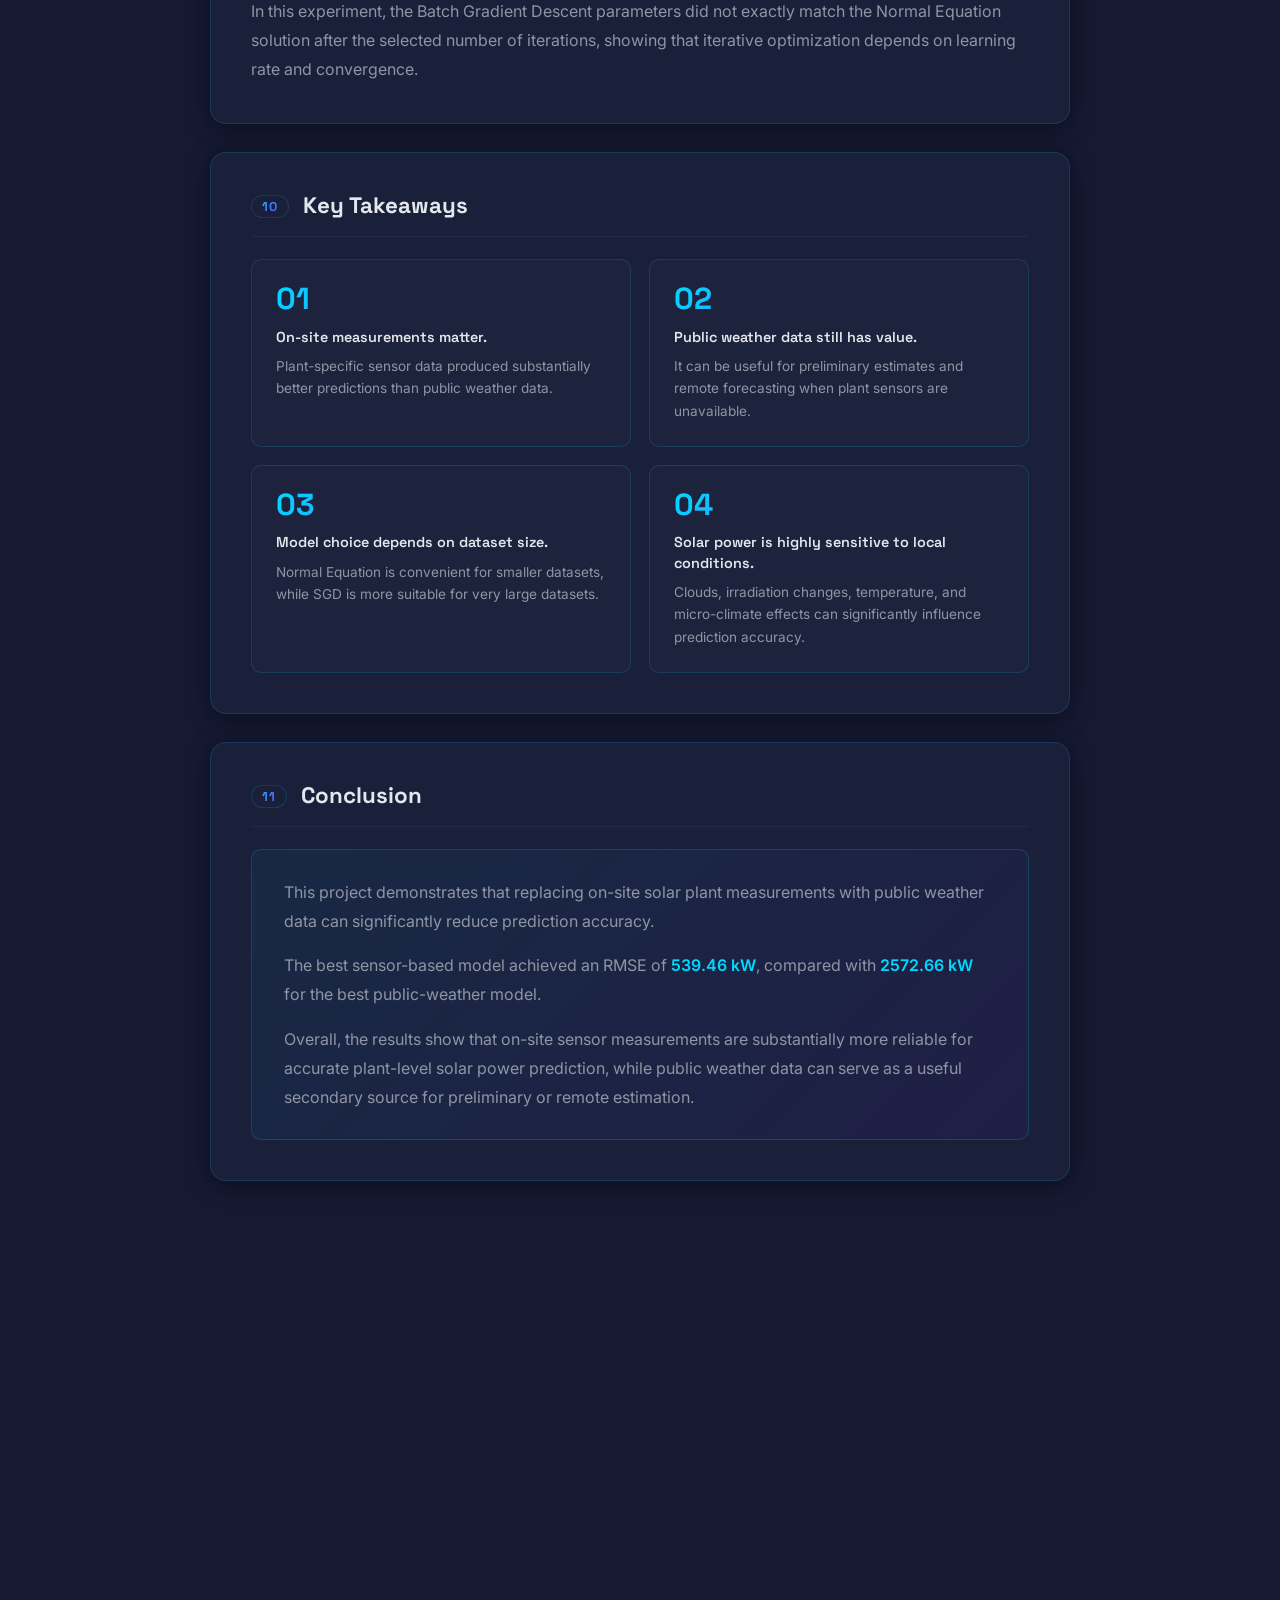
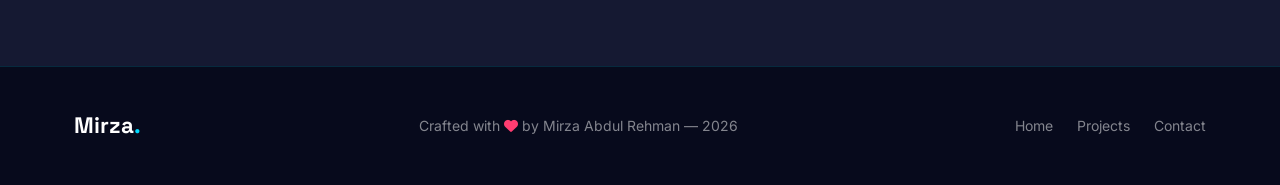
<file: blog-solar-plant.html>
<!DOCTYPE html>
<html lang="en">
<head>
  <meta charset="UTF-8" />
  <meta name="viewport" content="width=device-width, initial-scale=1.0"/>
  <title>Solar Plant AC Power Prediction — Mirza Abdul Rehman</title>
  <link rel="stylesheet" href="style.css"/>
  <link rel="stylesheet" href="blog.css"/>
  <link rel="preconnect" href="https://fonts.googleapis.com"/>
  <link rel="preconnect" href="https://fonts.gstatic.com" crossorigin/>
  <link href="https://fonts.googleapis.com/css2?family=Inter:wght@300;400;500;600;700;800&family=Space+Grotesk:wght@400;500;600;700&display=swap" rel="stylesheet"/>
  <link rel="stylesheet" href="https://cdnjs.cloudflare.com/ajax/libs/font-awesome/6.5.0/css/all.min.css"/>
</head>
<body>

  <!-- ===== NAVBAR ===== -->
  <nav class="navbar scrolled" id="navbar">
    <div class="nav-container">
      <a href="index.html" class="nav-logo">Mirza<span>.</span></a>
      <ul class="nav-links" id="navLinks">
        <li><a href="index.html#home" class="nav-link">Home</a></li>
        <li><a href="index.html#about" class="nav-link">About</a></li>
        <li><a href="index.html#projects" class="nav-link">Projects</a></li>
        <li><a href="index.html#skills" class="nav-link">Skills</a></li>
        <li><a href="index.html#contact" class="nav-link">Contact</a></li>
      </ul>
      <button class="hamburger" id="hamburger" aria-label="Toggle menu">
        <span></span><span></span><span></span>
      </button>
    </div>
  </nav>

  <!-- ===== BLOG HERO ===== -->
  <section class="blog-hero">
    <div class="blog-hero-bg">
      <div class="bh-glow bh-glow-1"></div>
      <div class="bh-glow bh-glow-2"></div>
      <div class="bh-glow bh-glow-3"></div>
    </div>
    <div class="container">
      <div class="blog-hero-grid">

        <!-- ── LEFT: Content ── -->
        <div class="blog-hero-content">
          <a href="index.html" class="blog-back-link" aria-label="Back to Portfolio">
            <i class="fas fa-arrow-left"></i><span>Back to Portfolio</span>
          </a>

          <div class="blog-meta-row">
            <span class="blog-category-pill"><i class="fas fa-solar-panel" aria-hidden="true"></i> Machine Learning</span>
            <span class="blog-meta-sep" aria-hidden="true"></span>
            <span class="blog-meta-item"><i class="fas fa-calendar-alt" aria-hidden="true"></i> 2026</span>
            <span class="blog-meta-sep" aria-hidden="true"></span>
            <span class="blog-meta-item"><i class="fas fa-clock" aria-hidden="true"></i> 8 min read</span>
          </div>

          <h1 class="blog-hero-title">Solar Plant AC Power Prediction: On-site Sensors vs. Public Weather Data</h1>

          <p class="blog-hero-desc">Can public weather data predict solar plant power as accurately as on-site sensors? In this project, I compared sensor-based and public-weather-based linear regression models using real solar plant data and evaluated their performance using Normal Equation, Batch Gradient Descent, and Stochastic Gradient Descent.</p>

          <div class="blog-tech-pills" role="list" aria-label="Technologies used">
            <span role="listitem"><i class="fab fa-python" aria-hidden="true"></i> Python</span>
            <span role="listitem"><i class="fas fa-calculator" aria-hidden="true"></i> NumPy</span>
            <span role="listitem"><i class="fas fa-table" aria-hidden="true"></i> Pandas</span>
            <span role="listitem"><i class="fas fa-chart-line" aria-hidden="true"></i> Matplotlib</span>
            <span role="listitem"><i class="fas fa-stream" aria-hidden="true"></i> Streamlit</span>
            <span role="listitem"><i class="fas fa-cloud-sun" aria-hidden="true"></i> Open-Meteo API</span>
          </div>
        </div>

        <!-- ── RIGHT: Decorative Visual ── -->
        <div class="blog-hero-visual" aria-hidden="true">
          <div class="bh-visual-wrap">
            <!-- Outer ring -->
            <div class="bh-ring bh-ring-outer"></div>
            <div class="bh-ring bh-ring-mid"></div>
            <!-- Center icon -->
            <div class="bh-center-icon">
              <i class="fas fa-solar-panel"></i>
            </div>
            <!-- Floating data nodes -->
            <div class="bh-node bh-node-1"><i class="fas fa-wave-square"></i></div>
            <div class="bh-node bh-node-2"><i class="fas fa-chart-line"></i></div>
            <div class="bh-node bh-node-3"><i class="fas fa-brain"></i></div>
            <div class="bh-node bh-node-4"><i class="fas fa-sun"></i></div>
            <!-- SVG grid lines -->
            <svg class="bh-grid-svg" viewBox="0 0 320 320" xmlns="http://www.w3.org/2000/svg">
              <defs>
                <radialGradient id="gridFade" cx="50%" cy="50%" r="50%">
                  <stop offset="0%" stop-color="#00D9FF" stop-opacity="0.18"/>
                  <stop offset="100%" stop-color="#00D9FF" stop-opacity="0"/>
                </radialGradient>
              </defs>
              <!-- Radial lines -->
              <line x1="160" y1="160" x2="160" y2="20"  stroke="url(#gridFade)" stroke-width="1"/>
              <line x1="160" y1="160" x2="280" y2="80"  stroke="url(#gridFade)" stroke-width="1"/>
              <line x1="160" y1="160" x2="300" y2="160" stroke="url(#gridFade)" stroke-width="1"/>
              <line x1="160" y1="160" x2="280" y2="240" stroke="url(#gridFade)" stroke-width="1"/>
              <line x1="160" y1="160" x2="160" y2="300" stroke="url(#gridFade)" stroke-width="1"/>
              <line x1="160" y1="160" x2="40"  y2="240" stroke="url(#gridFade)" stroke-width="1"/>
              <line x1="160" y1="160" x2="20"  y2="160" stroke="url(#gridFade)" stroke-width="1"/>
              <line x1="160" y1="160" x2="40"  y2="80"  stroke="url(#gridFade)" stroke-width="1"/>
              <!-- Circles -->
              <circle cx="160" cy="160" r="60"  fill="none" stroke="#00D9FF" stroke-width="0.5" stroke-opacity="0.15"/>
              <circle cx="160" cy="160" r="100" fill="none" stroke="#7B2BFF" stroke-width="0.5" stroke-opacity="0.12"/>
              <circle cx="160" cy="160" r="140" fill="none" stroke="#00D9FF" stroke-width="0.5" stroke-opacity="0.08"/>
              <!-- Data dots on outer circle -->
              <circle cx="160" cy="20"  r="3" fill="#00D9FF" fill-opacity="0.5"/>
              <circle cx="280" cy="80"  r="3" fill="#7B2BFF" fill-opacity="0.5"/>
              <circle cx="300" cy="160" r="3" fill="#00D9FF" fill-opacity="0.5"/>
              <circle cx="280" cy="240" r="3" fill="#7B2BFF" fill-opacity="0.5"/>
              <circle cx="160" cy="300" r="3" fill="#00D9FF" fill-opacity="0.5"/>
              <circle cx="40"  cy="240" r="3" fill="#7B2BFF" fill-opacity="0.5"/>
              <circle cx="20"  cy="160" r="3" fill="#00D9FF" fill-opacity="0.5"/>
              <circle cx="40"  cy="80"  r="3" fill="#7B2BFF" fill-opacity="0.5"/>
            </svg>
          </div>
        </div>

      </div><!-- .blog-hero-grid -->
    </div>
  </section>

  <!-- ===== BLOG CONTENT ===== -->
  <main class="blog-main">
    <div class="container">
      <div class="blog-layout">

        <!-- ── MAIN CONTENT ── -->
        <article class="blog-article">

          <!-- Introduction -->
          <section class="blog-section" data-aos>
            <h2 class="blog-section-title"><span class="title-accent">01</span> Introduction</h2>
            <p>Solar power generation changes continuously with sunlight, temperature, cloud conditions, and other environmental factors. Accurate prediction of solar plant AC power can help improve energy planning, monitoring, and operational decision-making.</p>
            <p>In this project, I investigated an important question: <strong>Can nearby public weather data provide predictions comparable to measurements collected directly from the solar plant?</strong></p>
            <p>To answer this, I developed linear regression models using two different feature sets: one based on on-site plant sensors and another based on public weather data from Open-Meteo.</p>
          </section>

          <!-- Dataset & Preparation -->
          <section class="blog-section" data-aos>
            <h2 class="blog-section-title"><span class="title-accent">02</span> Dataset &amp; Data Preparation</h2>
            <p>The project uses Plant 1 generation and weather sensor data. The generation data contains inverter-level AC power measurements, while the sensor data provides irradiation, module temperature, and ambient temperature.</p>
            <p>Public weather information was obtained from the <strong>Open-Meteo API</strong>, including shortwave radiation, temperature at 2 metres, and cloud cover.</p>
            <p>The data preparation process included:</p>
            <ul class="blog-list">
              <li><i class="fas fa-check-circle"></i> Merging generation and sensor data using timestamps</li>
              <li><i class="fas fa-check-circle"></i> Aggregating inverter-level generation to plant-level AC power</li>
              <li><i class="fas fa-check-circle"></i> Resampling the data to hourly intervals</li>
              <li><i class="fas fa-check-circle"></i> Checking and handling missing values</li>
              <li><i class="fas fa-check-circle"></i> Adding time-based features using sine and cosine transformations</li>
              <li><i class="fas fa-check-circle"></i> Standardizing features using statistics calculated only from the training data</li>
            </ul>
          </section>

          <!-- Feature Sets -->
          <section class="blog-section" data-aos>
            <h2 class="blog-section-title"><span class="title-accent">03</span> Feature Sets</h2>
            <div class="feature-sets-grid">
              <div class="feature-set-card set-a">
                <div class="feature-set-header">
                  <div class="feature-set-badge">Set A</div>
                  <h3>On-site Sensors</h3>
                </div>
                <ul>
                  <li><i class="fas fa-sun"></i> Irradiation</li>
                  <li><i class="fas fa-thermometer-half"></i> Module Temperature</li>
                  <li><i class="fas fa-temperature-low"></i> Ambient Temperature</li>
                  <li><i class="fas fa-clock"></i> Hour sine</li>
                  <li><i class="fas fa-clock"></i> Hour cosine</li>
                </ul>
              </div>
              <div class="feature-set-card set-b">
                <div class="feature-set-header">
                  <div class="feature-set-badge set-b-badge">Set B</div>
                  <h3>Public Weather</h3>
                </div>
                <ul>
                  <li><i class="fas fa-radiation"></i> Shortwave Radiation</li>
                  <li><i class="fas fa-thermometer-half"></i> Temperature at 2 metres</li>
                  <li><i class="fas fa-cloud"></i> Cloud Cover</li>
                  <li><i class="fas fa-clock"></i> Hour sine</li>
                  <li><i class="fas fa-clock"></i> Hour cosine</li>
                </ul>
              </div>
            </div>

            <!-- Image 2: AC Power vs Irradiation + Average AC Power by Hour — below Set A & B cards -->
            <figure class="blog-figure blog-figure-full" data-aos>
              <img src="images/ac_power_vs_irradiation.webp" alt="AC Power vs Irradiation and Average AC Power by Hour" loading="lazy"/>
              <figcaption><i class="fas fa-chart-line"></i> AC Power vs Irradiation &amp; Average AC Power by Hour</figcaption>
            </figure>

            <p class="feature-note">This allowed a direct comparison between plant-specific measurements and nearby public weather information.</p>
          </section>

          <!-- Machine Learning Methodology -->
          <section class="blog-section" data-aos>
            <h2 class="blog-section-title"><span class="title-accent">04</span> Machine Learning Methodology</h2>
            <p>I implemented linear regression manually using <strong>NumPy</strong>, without relying on machine-learning libraries for the core optimization.</p>
            <p>Three approaches were evaluated:</p>

            <div class="method-cards">
              <div class="method-card" data-aos>
                <div class="method-icon"><i class="fas fa-equals"></i></div>
                <h3>Normal Equation</h3>
                <p>A direct analytical solution for the regression parameters.</p>
              </div>
              <div class="method-card" data-aos>
                <div class="method-icon"><i class="fas fa-layer-group"></i></div>
                <h3>Batch Gradient Descent</h3>
                <p>The model parameters were updated using the complete training dataset at each iteration.</p>
              </div>
              <div class="method-card" data-aos>
                <div class="method-icon"><i class="fas fa-random"></i></div>
                <h3>Stochastic Gradient Descent</h3>
                <p>The parameters were updated using individual training samples, making it more suitable for very large datasets.</p>
              </div>
            </div>

            <p>Stochastic Gradient Descent updates the parameters one training example at a time. Although its optimization path is more variable, it is more practical for very large datasets because it does not require the complete dataset for every update.</p>

            <!-- Images 3 & 4: After SGD content -->
            <div class="blog-images-row" data-aos>
              <figure class="blog-figure">
                <img src="images/batch_gd_learning_rates.webp" alt="Batch Gradient Descent learning rates comparison" loading="lazy"/>
                <figcaption><i class="fas fa-chart-line"></i> Batch GD Learning Rates</figcaption>
              </figure>
              <figure class="blog-figure">
                <img src="images/sgd_learning_rates.webp" alt="Stochastic Gradient Descent learning rates comparison" loading="lazy"/>
                <figcaption><i class="fas fa-chart-line"></i> SGD Learning Rates</figcaption>
              </figure>
            </div>

            <div class="blog-info-box" data-aos>
              <i class="fas fa-info-circle"></i>
              <div>
                <strong>Data Split</strong>
                <p>The data was split chronologically — Training: <strong>15 May – 10 June 2020</strong> &nbsp;|&nbsp; Testing: <strong>11 June – 17 June 2020</strong>. No shuffling was used because the data is time-series data.</p>
              </div>
            </div>
          </section>

          <!-- Results -->
          <section class="blog-section" data-aos>
            <h2 class="blog-section-title"><span class="title-accent">05</span> Results</h2>
            <p>The results showed a significant performance difference between the two feature sets.</p>

            <div class="results-tables">
              <div class="result-table-wrap" data-aos>
                <h4>Overall RMSE</h4>
                <table class="blog-table">
                  <thead>
                    <tr>
                      <th>Model</th>
                      <th>Best Overall RMSE</th>
                    </tr>
                  </thead>
                  <tbody>
                    <tr class="row-winner">
                      <td><span class="set-pill set-a-pill">Set A</span> On-site Sensors</td>
                      <td class="val-good">539.46 kW</td>
                    </tr>
                    <tr>
                      <td><span class="set-pill set-b-pill">Set B</span> Public Weather</td>
                      <td class="val-bad">2572.66 kW</td>
                    </tr>
                  </tbody>
                </table>
              </div>
              <div class="result-table-wrap" data-aos>
                <h4>Daytime RMSE (06:00–18:00)</h4>
                <table class="blog-table">
                  <thead>
                    <tr>
                      <th>Feature Set</th>
                      <th>Daytime RMSE</th>
                    </tr>
                  </thead>
                  <tbody>
                    <tr class="row-winner">
                      <td><span class="set-pill set-a-pill">Set A</span> Sensors</td>
                      <td class="val-good">704.46 kW</td>
                    </tr>
                    <tr>
                      <td><span class="set-pill set-b-pill">Set B</span> Public Weather</td>
                      <td class="val-bad">3148.71 kW</td>
                    </tr>
                  </tbody>
                </table>
              </div>
            </div>

            <div class="stats-highlight-row" data-aos>
              <div class="stat-highlight">
                <span class="sh-num">376.90%</span>
                <span class="sh-label">Higher RMSE for public-weather model</span>
              </div>
              <div class="stat-highlight">
                <span class="sh-num">27,325.90 kW</span>
                <span class="sh-label">Plant's peak hourly AC power</span>
              </div>
            </div>
          </section>

          <!-- Why Sensors Performed Better -->
          <section class="blog-section" data-aos>
            <h2 class="blog-section-title"><span class="title-accent">06</span> Why Did On-site Sensors Perform Better?</h2>
            <p>The main reason is that on-site sensors measure the actual conditions at the solar plant.</p>
            <p>Public weather data represents conditions at a nearby geographical location. It may therefore fail to capture local effects such as:</p>
            <div class="local-effects-grid">
              <div class="local-effect-item"><i class="fas fa-cloud"></i><span>Local cloud movement</span></div>
              <div class="local-effect-item"><i class="fas fa-tree"></i><span>Shading</span></div>
              <div class="local-effect-item"><i class="fas fa-thermometer-three-quarters"></i><span>Plant-specific temperature conditions</span></div>
              <div class="local-effect-item"><i class="fas fa-sun"></i><span>Short-term irradiation changes</span></div>
              <div class="local-effect-item"><i class="fas fa-wind"></i><span>Other micro-climate effects</span></div>
            </div>
            <p>This explains why the sensor-based feature set produced substantially more accurate predictions.</p>
          </section>

          <!-- Actual vs Predicted -->
          <section class="blog-section" data-aos>
            <h2 class="blog-section-title"><span class="title-accent">07</span> Actual vs. Predicted Power</h2>
            <p>The predicted and actual AC power values were also compared over the test week. The sensor-based model was able to follow the actual generation pattern more closely, while the public-weather model showed larger deviations.</p>

            <!-- Image 5: Actual vs Predicted Test Week -->
            <figure class="blog-figure blog-figure-full" data-aos>
              <img src="images/actual_vs_predicted_test_week.webp" alt="Actual vs Predicted AC power over the test week" loading="lazy"/>
              <figcaption><i class="fas fa-chart-line"></i> Actual vs Predicted — Test Week</figcaption>
            </figure>
          </section>

          <!-- Residual Analysis -->
          <section class="blog-section" data-aos>
            <h2 class="blog-section-title"><span class="title-accent">08</span> Residual Analysis</h2>
            <p>The largest residuals were mainly observed between <strong>10 AM and 3 PM</strong>, which corresponds to the period of high solar generation.</p>
            <p>During these hours, rapid changes in irradiation and cloud conditions can cause the actual power output to differ from the linear model's prediction.</p>
            <p>Other possible factors include temperature effects, shading, and inverter behaviour that are not fully represented by the simple linear regression model.</p>
            <p>The residual analysis therefore suggests that the model performs best when the relationship between the input weather conditions and power output is relatively stable, while more complex conditions during peak generation hours can produce larger prediction errors.</p>

            <!-- Image 6: Residuals vs Hour -->
            <figure class="blog-figure blog-figure-full" data-aos>
              <img src="images/residuals_vs_hour.webp" alt="Residuals vs Hour of Day" loading="lazy"/>
              <figcaption><i class="fas fa-chart-bar"></i> Residuals vs Hour of Day</figcaption>
            </figure>
          </section>

          <!-- Solver Comparison -->
          <section class="blog-section" data-aos>
            <h2 class="blog-section-title"><span class="title-accent">09</span> Solver Comparison</h2>
            <p>For this relatively small dataset, the <strong>Normal Equation</strong> is a practical choice because it provides a direct solution without requiring many iterations.</p>
            <p>However, for extremely large datasets, <strong>Stochastic Gradient Descent</strong> becomes more attractive because it processes individual samples and can scale better.</p>
            <p>In this experiment, the Batch Gradient Descent parameters did not exactly match the Normal Equation solution after the selected number of iterations, showing that iterative optimization depends on learning rate and convergence.</p>
          </section>

          <!-- Key Takeaways -->
          <section class="blog-section" data-aos>
            <h2 class="blog-section-title"><span class="title-accent">10</span> Key Takeaways</h2>
            <div class="takeaways-grid">
              <div class="takeaway-card" data-aos>
                <div class="takeaway-num">01</div>
                <h3>On-site measurements matter.</h3>
                <p>Plant-specific sensor data produced substantially better predictions than public weather data.</p>
              </div>
              <div class="takeaway-card" data-aos>
                <div class="takeaway-num">02</div>
                <h3>Public weather data still has value.</h3>
                <p>It can be useful for preliminary estimates and remote forecasting when plant sensors are unavailable.</p>
              </div>
              <div class="takeaway-card" data-aos>
                <div class="takeaway-num">03</div>
                <h3>Model choice depends on dataset size.</h3>
                <p>Normal Equation is convenient for smaller datasets, while SGD is more suitable for very large datasets.</p>
              </div>
              <div class="takeaway-card" data-aos>
                <div class="takeaway-num">04</div>
                <h3>Solar power is highly sensitive to local conditions.</h3>
                <p>Clouds, irradiation changes, temperature, and micro-climate effects can significantly influence prediction accuracy.</p>
              </div>
            </div>
          </section>

          <!-- Conclusion -->
          <section class="blog-section" data-aos>
            <h2 class="blog-section-title"><span class="title-accent">11</span> Conclusion</h2>
            <div class="conclusion-box">
              <p>This project demonstrates that replacing on-site solar plant measurements with public weather data can significantly reduce prediction accuracy.</p>
              <p>The best sensor-based model achieved an RMSE of <strong>539.46 kW</strong>, compared with <strong>2572.66 kW</strong> for the best public-weather model.</p>
              <p>Overall, the results show that on-site sensor measurements are substantially more reliable for accurate plant-level solar power prediction, while public weather data can serve as a useful secondary source for preliminary or remote estimation.</p>
            </div>
          </section>

          <!-- Project Repository -->
          <section class="blog-section blog-repo-section" data-aos>
            <h2 class="blog-section-title"><span class="title-accent"><i class="fab fa-github"></i></span> Project Repository</h2>
            <div class="repo-card">
              <div class="repo-card-icon"><i class="fab fa-github"></i></div>
              <div class="repo-card-info">
                <h3>Solar Plant AC Power Prediction</h3>
                <p>Source code, notebooks, and Streamlit app for the full analysis.</p>
                <div class="repo-tech-row">
                  <span>Python</span>
                  <span>NumPy</span>
                  <span>Pandas</span>
                  <span>Matplotlib</span>
                  <span>Streamlit</span>
                  <span>Open-Meteo API</span>
                </div>
              </div>
              <a href="https://github.com/mirzaabdulrehmanieee-xyz/Solar-Plant-AC-Power-Prediction.git" class="btn btn-primary repo-btn" target="_blank" rel="noopener noreferrer">
                <i class="fab fa-github"></i> View on GitHub
              </a>
            </div>
          </section>

        </article>

      </div><!-- .blog-layout -->
    </div><!-- .container -->
  </main>

  <!-- ===== FOOTER ===== -->
  <footer class="footer">
    <div class="container">
      <div class="footer-content">
        <p class="footer-logo">Mirza<span>.</span></p>
        <p class="footer-text">Crafted with <i class="fas fa-heart"></i> by Mirza Abdul Rehman — 2026</p>
        <div class="footer-links">
          <a href="index.html#home">Home</a>
          <a href="index.html#projects">Projects</a>
          <a href="index.html#contact">Contact</a>
        </div>
      </div>
    </div>
  </footer>

  <!-- Back to top -->
  <button class="back-to-top" id="backToTop" aria-label="Back to top"><i class="fas fa-chevron-up"></i></button>

  <script src="blog.js"></script>
</body>
</html>
</file>
<file: style.css>
/* =============================================
   ROOT & RESET
   ============================================= */
*, *::before, *::after { margin: 0; padding: 0; box-sizing: border-box; }

:root {
  --primary: #00D9FF;
  --primary-dark: #00B8D4;
  --primary-light: #4DFFFF;
  --secondary: #FF3D71;
  --accent: #00E676;
  --bg: #0A0E27;
  --bg-alt: #151932;
  --card: #1A1F3A;
  --text: #E4E7EB;
  --text-muted: #8F95A3;
  --border: rgba(0, 217, 255, 0.15);
  --shadow: 0 4px 24px rgba(0, 0, 0, 0.4);
  --shadow-lg: 0 12px 48px rgba(0, 0, 0, 0.6);
  --radius: 16px;
  --radius-sm: 10px;
  --transition: all 0.3s cubic-bezier(0.4, 0, 0.2, 1);
  --gradient: linear-gradient(135deg, #00D9FF 0%, #7B2BFF 100%);
  --gradient-soft: linear-gradient(135deg, rgba(0,217,255,0.12) 0%, rgba(123,43,255,0.08) 100%);
}

html { scroll-behavior: smooth; }

body {
  font-family: 'Inter', sans-serif;
  background: var(--bg);
  color: var(--text);
  line-height: 1.7;
  overflow-x: hidden;
}

img { max-width: 100%; display: block; }
a { text-decoration: none; color: inherit; }
ul { list-style: none; }
button { cursor: pointer; border: none; background: none; font-family: inherit; }

/* =============================================
   SCROLLBAR
   ============================================= */
::-webkit-scrollbar { width: 6px; }
::-webkit-scrollbar-track { background: var(--bg-alt); }
::-webkit-scrollbar-thumb { background: var(--primary); border-radius: 3px; }

/* =============================================
   TYPOGRAPHY
   ============================================= */
h1,h2,h3,h4 { font-family: 'Space Grotesk', sans-serif; line-height: 1.2; }

/* =============================================
   UTILITY
   ============================================= */
.container { max-width: 1180px; margin: 0 auto; padding: 0 24px; }

.section { padding: 96px 0; }
.section-alt { background: var(--bg-alt); }

.section-header { text-align: center; margin-bottom: 64px; }
.section-tag {
  display: inline-block;
  background: var(--gradient);
  -webkit-background-clip: text;
  -webkit-text-fill-color: transparent;
  background-clip: text;
  font-weight: 600;
  font-size: 0.875rem;
  letter-spacing: 2px;
  text-transform: uppercase;
  margin-bottom: 12px;
}
.section-title {
  font-size: clamp(1.75rem, 4vw, 2.5rem);
  color: var(--text);
  position: relative;
  display: inline-block;
}
.section-title::after {
  content: '';
  display: block;
  width: 60px;
  height: 4px;
  background: var(--gradient);
  border-radius: 2px;
  margin: 16px auto 0;
}

/* =============================================
   BUTTONS
   ============================================= */
.btn {
  display: inline-flex;
  align-items: center;
  gap: 8px;
  padding: 12px 24px;
  border-radius: 50px;
  font-weight: 600;
  font-size: 0.9rem;
  transition: var(--transition);
  cursor: pointer;
  border: 2px solid transparent;
}
.btn-primary {
  background: var(--gradient);
  color: #fff;
  box-shadow: 0 4px 16px rgba(108, 99, 255, 0.35);
}
.btn-primary:hover {
  transform: translateY(-2px);
  box-shadow: 0 8px 28px rgba(108, 99, 255, 0.45);
}
.btn-outline {
  border-color: var(--primary);
  color: var(--primary);
  background: transparent;
}
.btn-outline:hover {
  background: var(--primary);
  color: #fff;
  transform: translateY(-2px);
}
.btn-ghost {
  color: var(--text-muted);
  border-color: var(--border);
  background: rgba(255,255,255,0.6);
  backdrop-filter: blur(8px);
}
.btn-ghost:hover {
  border-color: var(--primary);
  color: var(--primary);
  transform: translateY(-2px);
}
.btn-sm { padding: 8px 18px; font-size: 0.82rem; }
.btn-full { width: 100%; justify-content: center; }

/* =============================================
   ANIMATIONS
   ============================================= */
[data-aos] {
  opacity: 0;
  transform: translateY(28px);
  transition: opacity 0.65s ease, transform 0.65s ease;
}
[data-aos].aos-visible {
  opacity: 1;
  transform: translateY(0);
}

/* =============================================
   NAVBAR
   ============================================= */
.navbar {
  position: fixed;
  top: 0; left: 0; right: 0;
  z-index: 1000;
  padding: 18px 0;
  transition: var(--transition);
}
.navbar.scrolled {
  background: rgba(10, 14, 39, 0.92);
  backdrop-filter: blur(20px);
  -webkit-backdrop-filter: blur(20px);
  box-shadow: 0 2px 24px rgba(0, 0, 0, 0.5);
  padding: 12px 0;
}
.nav-container {
  max-width: 1180px;
  margin: 0 auto;
  padding: 0 24px;
  display: flex;
  align-items: center;
  justify-content: space-between;
}
.nav-logo {
  font-family: 'Space Grotesk', sans-serif;
  font-size: 1.5rem;
  font-weight: 700;
  color: var(--text);
}
.nav-logo span { color: var(--primary); }
.nav-links { display: flex; align-items: center; gap: 4px; }
.nav-link {
  padding: 8px 14px;
  border-radius: 50px;
  font-size: 0.875rem;
  font-weight: 500;
  color: var(--text-muted);
  transition: var(--transition);
}
.nav-link:hover, .nav-link.active {
  color: var(--primary);
  background: rgba(108, 99, 255, 0.08);
}
.hamburger {
  display: none;
  flex-direction: column;
  gap: 5px;
  padding: 8px;
}
.hamburger span {
  display: block;
  width: 24px; height: 2px;
  background: var(--text);
  border-radius: 2px;
  transition: var(--transition);
}
.hamburger.open span:nth-child(1) { transform: rotate(45deg) translate(5px, 5px); }
.hamburger.open span:nth-child(2) { opacity: 0; }
.hamburger.open span:nth-child(3) { transform: rotate(-45deg) translate(5px, -5px); }

/* =============================================
   HERO
   ============================================= */
.hero {
  min-height: 100vh;
  display: flex;
  align-items: center;
  position: relative;
  overflow: hidden;
  padding: 120px 0 80px;
}
.hero-bg-shapes { position: absolute; inset: 0; pointer-events: none; overflow: hidden; }
.shape {
  position: absolute;
  border-radius: 50%;
  filter: blur(100px);
  opacity: 0.18;
}
.shape-1 {
  width: 600px; height: 600px;
  background: #00D9FF;
  top: -150px; right: -200px;
}
.shape-2 {
  width: 400px; height: 400px;
  background: #7B2BFF;
  bottom: -100px; left: -150px;
}
.shape-3 {
  width: 250px; height: 250px;
  background: #00E676;
  top: 40%; left: 40%;
}

.hero-container {
  max-width: 1180px;
  margin: 0 auto;
  padding: 0 24px;
  display: grid;
  grid-template-columns: 1fr 1fr;
  gap: 64px;
  align-items: center;
}

/* Hero Image */
.hero-image-wrap { display: flex; justify-content: center; }
.hero-image {
  position: relative;
  display: inline-block;
}
.hero-avatar {
  width: 320px; height: 320px;
  border-radius: 40px;
  background: var(--gradient);
  display: flex;
  align-items: center;
  justify-content: center;
  font-size: 7rem;
  color: rgba(255,255,255,0.85);
  box-shadow: var(--shadow-lg), 0 0 0 12px rgba(0,217,255,0.08), 0 0 60px rgba(0,217,255,0.15);
  animation: float 4s ease-in-out infinite;
  overflow: hidden;
}
.hero-avatar img {
  width: 100%;
  height: 100%;
  object-fit: cover;
  object-position: center top;
  border-radius: 40px;
}
@keyframes float {
  0%,100% { transform: translateY(0); }
  50% { transform: translateY(-16px); }
}
.hero-badge {
  position: absolute;
  bottom: -16px; left: 50%;
  transform: translateX(-50%);
  background: var(--card);
  border: 2px solid var(--border);
  border-radius: 50px;
  padding: 8px 20px;
  font-size: 0.85rem;
  font-weight: 600;
  white-space: nowrap;
  display: flex;
  align-items: center;
  gap: 8px;
  box-shadow: var(--shadow);
  color: var(--text);
}
.badge-dot {
  width: 10px; height: 10px;
  background: var(--accent);
  border-radius: 50%;
  animation: pulse 2s infinite;
}
@keyframes pulse {
  0%,100% { box-shadow: 0 0 0 0 rgba(67, 233, 123, 0.6); }
  50% { box-shadow: 0 0 0 8px rgba(67, 233, 123, 0); }
}

/* Hero Content */
.hero-greeting { font-size: 1.1rem; color: var(--text-muted); margin-bottom: 8px; }
.hero-name {
  font-size: clamp(2.5rem, 6vw, 4rem);
  font-weight: 800;
  line-height: 1;
  margin-bottom: 12px;
  background: var(--gradient);
  -webkit-background-clip: text;
  -webkit-text-fill-color: transparent;
  background-clip: text;
}
.hero-title {
  font-size: clamp(1.1rem, 2.5vw, 1.4rem);
  font-weight: 500;
  color: var(--text-muted);
  margin-bottom: 20px;
}
.amp { color: var(--secondary); -webkit-text-fill-color: var(--secondary); }
.hero-desc {
  color: var(--text-muted);
  font-size: 1rem;
  margin-bottom: 12px;
  max-width: 500px;
}
.hero-ambition {
  color: var(--primary);
  font-weight: 500;
  margin-bottom: 32px;
}
.hero-buttons { display: flex; flex-wrap: wrap; gap: 12px; margin-bottom: 40px; }
.hero-stats { display: flex; align-items: center; gap: 24px; }
.stat { text-align: center; }
.stat-num {
  display: block;
  font-family: 'Space Grotesk', sans-serif;
  font-size: 1.8rem;
  font-weight: 700;
  background: var(--gradient);
  -webkit-background-clip: text;
  -webkit-text-fill-color: transparent;
  background-clip: text;
}
.stat-label { font-size: 0.8rem; color: var(--text-muted); }
.stat-divider { width: 1px; height: 40px; background: var(--border); }

/* =============================================
   ABOUT
   ============================================= */
.about-grid {
  display: grid;
  grid-template-columns: 1fr 1.6fr;
  gap: 64px;
  align-items: center;
}
.about-image-card {
  background: var(--gradient-soft);
  border: 1px solid var(--border);
  border-radius: var(--radius);
  padding: 48px 32px;
  text-align: center;
  box-shadow: var(--shadow);
}
.about-avatar {
  width: 160px; height: 160px;
  margin: 0 auto 24px;
  background: var(--gradient);
  border-radius: 50%;
  display: flex;
  align-items: center;
  justify-content: center;
  font-size: 4rem;
  color: #fff;
  box-shadow: 0 8px 32px rgba(108,99,255,0.3);
  overflow: hidden;
}
.about-avatar img {
  width: 100%;
  height: 100%;
  object-fit: cover;
  object-position: center top;
  border-radius: 50%;
}
.about-tags { display: flex; flex-direction: column; gap: 10px; align-items: center; }
.tag {
  display: inline-flex;
  align-items: center;
  gap: 8px;
  padding: 8px 16px;
  background: var(--card);
  border: 1px solid var(--border);
  border-radius: 50px;
  font-size: 0.85rem;
  color: var(--text-muted);
}
.about-content h3 {
  font-size: 1.5rem;
  margin-bottom: 16px;
  color: var(--text);
}
.about-content p { color: var(--text-muted); margin-bottom: 16px; }
.about-info-grid {
  display: grid;
  grid-template-columns: 1fr 1fr;
  gap: 16px;
  margin: 28px 0;
}
.info-item {
  display: flex;
  flex-direction: column;
  gap: 4px;
}
.info-label { font-size: 0.8rem; color: var(--text-muted); text-transform: uppercase; letter-spacing: 1px; }
.info-value { font-weight: 600; color: var(--text); }
.info-value.available { color: var(--accent); }

/* =============================================
   TIMELINE (Education & Experience)
   ============================================= */
.timeline { position: relative; padding-left: 40px; }
.timeline::before {
  content: '';
  position: absolute;
  left: 12px; top: 0; bottom: 0;
  width: 2px;
  background: linear-gradient(180deg, var(--primary) 0%, var(--secondary) 100%);
  border-radius: 1px;
}
.timeline-item {
  position: relative;
  margin-bottom: 40px;
}
.timeline-item:last-child { margin-bottom: 0; }
.timeline-dot {
  position: absolute;
  left: -46px; top: 20px;
  width: 36px; height: 36px;
  background: var(--gradient);
  border-radius: 50%;
  display: flex;
  align-items: center;
  justify-content: center;
  color: #fff;
  font-size: 0.8rem;
  box-shadow: 0 4px 12px rgba(108,99,255,0.35);
  z-index: 1;
}
.timeline-card {
  background: var(--card);
  border: 1px solid var(--border);
  border-radius: var(--radius);
  padding: 28px;
  box-shadow: var(--shadow);
  transition: var(--transition);
}
.timeline-card:hover {
  transform: translateX(6px);
  box-shadow: var(--shadow-lg), 0 0 20px rgba(0,217,255,0.1);
  border-color: var(--primary);
}
.timeline-badge {
  display: inline-block;
  padding: 4px 14px;
  border-radius: 50px;
  font-size: 0.75rem;
  font-weight: 600;
  margin-bottom: 12px;
  text-transform: uppercase;
  letter-spacing: 1px;
}
.edu { background: rgba(108,99,255,0.12); color: var(--primary); }
.cert { background: rgba(255,101,132,0.12); color: var(--secondary); }
.exp { background: rgba(67,233,123,0.12); color: #1a9e55; }
.exp2 { background: rgba(108,99,255,0.12); color: var(--primary); }
.exp3 { background: rgba(255,165,0,0.12); color: #c87900; }
.timeline-card h3 { font-size: 1.1rem; margin-bottom: 8px; color: var(--text); }
.timeline-org, .timeline-date {
  font-size: 0.875rem;
  color: var(--text-muted);
  display: flex;
  align-items: center;
  gap: 6px;
  margin-bottom: 4px;
}
.timeline-desc { color: var(--text-muted); font-size: 0.9rem; margin: 12px 0; }
.timeline-skills { display: flex; flex-wrap: wrap; gap: 8px; margin-top: 14px; }
.timeline-skills span {
  background: var(--gradient-soft);
  border: 1px solid var(--border);
  border-radius: 50px;
  padding: 4px 14px;
  font-size: 0.8rem;
  color: var(--primary);
  font-weight: 500;
}
.timeline-list { padding-left: 16px; margin-top: 12px; }
.timeline-list li {
  color: var(--text-muted);
  font-size: 0.9rem;
  margin-bottom: 6px;
  position: relative;
  padding-left: 8px;
}
.timeline-list li::before {
  content: '▸';
  position: absolute;
  left: -12px;
  color: var(--primary);
}

/* =============================================
   PROJECTS
   ============================================= */
.projects-grid {
  display: grid;
  grid-template-columns: repeat(auto-fill, minmax(340px, 1fr));
  gap: 28px;
}
.project-card {
  background: var(--card);
  border: 1px solid var(--border);
  border-radius: var(--radius);
  overflow: hidden;
  box-shadow: var(--shadow);
  transition: var(--transition);
}
.project-card:hover {
  transform: translateY(-8px);
  box-shadow: var(--shadow-lg), 0 0 30px rgba(0,217,255,0.12);
  border-color: var(--primary);
}
.project-image {
  height: 180px;
  background: linear-gradient(135deg, #6C63FF 0%, #8B85FF 100%);
  display: flex;
  align-items: center;
  justify-content: center;
  position: relative;
  overflow: hidden;
}
.project-image-2 { background: linear-gradient(135deg, #FF6584 0%, #FF8FA3 100%); }
.project-image-3 { background: linear-gradient(135deg, #43E97B 0%, #38F9D7 100%); }
.project-icon { font-size: 4rem; color: rgba(255,255,255,0.7); }
.project-content { padding: 24px; }
.project-tags { display: flex; flex-wrap: wrap; gap: 8px; margin-bottom: 14px; }
.project-tags span {
  background: var(--gradient-soft);
  border: 1px solid var(--border);
  padding: 4px 12px;
  border-radius: 50px;
  font-size: 0.78rem;
  font-weight: 500;
  color: var(--primary);
}
.project-content h3 { font-size: 1.1rem; margin-bottom: 10px; }
.project-content p { color: var(--text-muted); font-size: 0.9rem; margin-bottom: 8px; }
.project-role { font-size: 0.85rem !important; }
.project-outcome { color: var(--primary) !important; font-weight: 500; font-size: 0.85rem !important; }
.project-links { display: flex; gap: 10px; margin-top: 16px; }

/* =============================================
   SKILLS
   ============================================= */
.skills-wrapper {
  display: grid;
  grid-template-columns: 1fr 1fr 1fr;
  gap: 40px;
}
.skills-cat-title {
  font-size: 1.05rem;
  margin-bottom: 24px;
  color: var(--text);
  display: flex;
  align-items: center;
  gap: 10px;
}
.skills-cat-title i { color: var(--primary); }
.skill-item { margin-bottom: 18px; }
.skill-info {
  display: flex;
  justify-content: space-between;
  font-size: 0.875rem;
  font-weight: 500;
  margin-bottom: 8px;
  color: var(--text);
}
.skill-bar {
  height: 8px;
  background: var(--bg-alt);
  border-radius: 4px;
  overflow: hidden;
}
.skill-fill {
  height: 100%;
  width: 0;
  background: var(--gradient);
  border-radius: 4px;
  transition: width 1.2s cubic-bezier(0.4, 0, 0.2, 1);
}
.skill-fill.animated { width: var(--pct); }
.skills-badges {
  display: flex;
  flex-wrap: wrap;
  gap: 10px;
}
.badge {
  display: inline-flex;
  align-items: center;
  gap: 8px;
  padding: 8px 16px;
  background: var(--card);
  border: 1px solid var(--border);
  border-radius: 50px;
  font-size: 0.85rem;
  font-weight: 500;
  color: var(--text);
  transition: var(--transition);
  box-shadow: var(--shadow);
}
.badge:hover {
  border-color: var(--primary);
  color: var(--primary);
  transform: translateY(-2px);
  box-shadow: 0 4px 16px rgba(108,99,255,0.15);
}
.badge i { color: var(--primary); }

/* =============================================
   TESTIMONIALS
   ============================================= */
.testimonials-grid {
  display: grid;
  grid-template-columns: repeat(auto-fill, minmax(300px, 1fr));
  gap: 28px;
}
.testimonial-card {
  background: var(--card);
  border: 1px solid var(--border);
  border-radius: var(--radius);
  padding: 32px;
  box-shadow: var(--shadow);
  transition: var(--transition);
  position: relative;
}
.testimonial-card:hover {
  transform: translateY(-6px);
  box-shadow: var(--shadow-lg);
}
.testimonial-quote {
  font-size: 1.5rem;
  color: var(--primary);
  opacity: 0.4;
  margin-bottom: 16px;
}
.testimonial-text {
  color: var(--text-muted);
  font-size: 0.95rem;
  line-height: 1.8;
  margin-bottom: 24px;
  font-style: italic;
}
.testimonial-author {
  display: flex;
  align-items: center;
  gap: 14px;
  margin-bottom: 12px;
}
.testimonial-avatar {
  width: 48px; height: 48px;
  background: var(--gradient);
  border-radius: 50%;
  display: flex;
  align-items: center;
  justify-content: center;
  color: #fff;
  font-size: 1.2rem;
}
.testimonial-name { font-weight: 600; font-size: 0.95rem; }
.testimonial-role { font-size: 0.8rem; color: var(--text-muted); }
.testimonial-stars { color: #f59e0b; font-size: 0.9rem; letter-spacing: 2px; }

/* =============================================
   BLOG
   ============================================= */
.blog-grid {
  display: grid;
  grid-template-columns: repeat(auto-fill, minmax(320px, 1fr));
  gap: 28px;
}
.blog-card {
  background: var(--card);
  border: 1px solid var(--border);
  border-radius: var(--radius);
  overflow: hidden;
  box-shadow: var(--shadow);
  transition: var(--transition);
}
.blog-card:hover {
  transform: translateY(-6px);
  box-shadow: var(--shadow-lg);
}
.blog-image {
  height: 180px;
  background: linear-gradient(135deg, #667eea 0%, #764ba2 100%);
  position: relative;
  display: flex;
  align-items: flex-end;
  padding: 16px;
}
.blog-img-2 { background: linear-gradient(135deg, #f093fb 0%, #f5576c 100%); }
.blog-img-3 { background: linear-gradient(135deg, #4facfe 0%, #00f2fe 100%); }
.blog-category {
  display: inline-block;
  background: rgba(255,255,255,0.25);
  backdrop-filter: blur(8px);
  color: #fff;
  padding: 4px 14px;
  border-radius: 50px;
  font-size: 0.78rem;
  font-weight: 600;
}
.blog-content { padding: 24px; }
.blog-date { font-size: 0.8rem; color: var(--text-muted); margin-bottom: 10px; display: flex; align-items: center; gap: 6px; }
.blog-content h3 { font-size: 1rem; margin-bottom: 10px; color: var(--text); }
.blog-content p { color: var(--text-muted); font-size: 0.875rem; margin-bottom: 16px; }
.blog-read-more {
  display: inline-flex;
  align-items: center;
  gap: 8px;
  color: var(--primary);
  font-weight: 600;
  font-size: 0.875rem;
  transition: var(--transition);
}
.blog-read-more:hover { gap: 12px; }

/* =============================================
   ACHIEVEMENTS
   ============================================= */
.achievements-grid {
  display: grid;
  grid-template-columns: repeat(auto-fill, minmax(240px, 1fr));
  gap: 24px;
}
.achievement-card {
  background: var(--card);
  border: 1px solid var(--border);
  border-radius: var(--radius);
  padding: 32px 24px;
  text-align: center;
  box-shadow: var(--shadow);
  transition: var(--transition);
}
.achievement-card:hover {
  transform: translateY(-6px);
  box-shadow: var(--shadow-lg), 0 0 24px rgba(0,217,255,0.1);
  border-color: var(--primary);
}
.achievement-icon {
  width: 72px; height: 72px;
  margin: 0 auto 20px;
  background: var(--gradient);
  border-radius: 20px;
  display: flex;
  align-items: center;
  justify-content: center;
  font-size: 1.75rem;
  color: #fff;
  box-shadow: 0 8px 24px rgba(108,99,255,0.3);
}
.achievement-card h3 { font-size: 1rem; margin-bottom: 6px; }
.achievement-org { color: var(--primary); font-size: 0.82rem; font-weight: 600; margin-bottom: 10px; }
.achievement-card p { color: var(--text-muted); font-size: 0.875rem; }

/* =============================================
   CONTACT
   ============================================= */
.contact-grid {
  display: grid;
  grid-template-columns: 1fr 1.4fr;
  gap: 64px;
  align-items: start;
}
.contact-info h3 { font-size: 1.5rem; margin-bottom: 16px; }
.contact-info > p { color: var(--text-muted); margin-bottom: 32px; }
.contact-items { display: flex; flex-direction: column; gap: 20px; margin-bottom: 36px; }
.contact-item {
  display: flex;
  align-items: center;
  gap: 16px;
}
.contact-icon {
  width: 48px; height: 48px;
  background: var(--gradient);
  border-radius: var(--radius-sm);
  display: flex;
  align-items: center;
  justify-content: center;
  color: #fff;
  font-size: 1.1rem;
  flex-shrink: 0;
}
.contact-label { font-size: 0.78rem; color: var(--text-muted); text-transform: uppercase; letter-spacing: 1px; }
.contact-item p:last-child { font-weight: 500; }
.social-links { display: flex; gap: 12px; }
.social-link {
  width: 44px; height: 44px;
  background: var(--card);
  border: 1px solid var(--border);
  border-radius: 50%;
  display: flex;
  align-items: center;
  justify-content: center;
  color: var(--text-muted);
  font-size: 1rem;
  transition: var(--transition);
  box-shadow: var(--shadow);
}
.social-link:hover {
  background: var(--gradient);
  border-color: transparent;
  color: #fff;
  transform: translateY(-3px);
  box-shadow: 0 6px 20px rgba(108,99,255,0.35);
}
.contact-form {
  background: var(--card);
  border: 1px solid var(--border);
  border-radius: var(--radius);
  padding: 40px;
  box-shadow: var(--shadow);
}
.form-group { margin-bottom: 20px; }
.form-group label {
  display: block;
  font-size: 0.875rem;
  font-weight: 600;
  margin-bottom: 8px;
  color: var(--text);
}
.form-group input, .form-group textarea {
  width: 100%;
  padding: 12px 16px;
  background: var(--bg-alt);
  border: 1.5px solid var(--border);
  border-radius: var(--radius-sm);
  font-family: inherit;
  font-size: 0.9rem;
  color: var(--text);
  transition: var(--transition);
  outline: none;
}
.form-group input::placeholder, .form-group textarea::placeholder {
  color: var(--text-muted);
}
.form-group input:focus, .form-group textarea:focus {
  border-color: var(--primary);
  box-shadow: 0 0 0 3px rgba(108,99,255,0.12);
}
.form-group textarea { resize: vertical; min-height: 120px; }
.form-success {
  display: none;
  color: var(--accent);
  font-weight: 600;
  text-align: center;
  margin-top: 16px;
  padding: 12px;
  background: rgba(67,233,123,0.1);
  border-radius: var(--radius-sm);
  align-items: center;
  gap: 8px;
}
.form-success.show { display: flex; justify-content: center; }

/* =============================================
   FOOTER
   ============================================= */
.footer {
  background: #070A1C;
  color: rgba(255,255,255,0.5);
  padding: 40px 0;
  border-top: 1px solid var(--border);
}
.footer-content {
  display: flex;
  align-items: center;
  justify-content: space-between;
  flex-wrap: wrap;
  gap: 16px;
}
.footer-logo {
  font-family: 'Space Grotesk', sans-serif;
  font-size: 1.4rem;
  font-weight: 700;
  color: #fff;
}
.footer-logo span { color: var(--primary); }
.footer-text { font-size: 0.875rem; }
.footer-text .fa-heart { color: var(--secondary); }
.footer-links { display: flex; gap: 24px; }
.footer-links a { font-size: 0.875rem; transition: var(--transition); }
.footer-links a:hover { color: var(--primary-light); }

/* =============================================
   BACK TO TOP
   ============================================= */
.back-to-top {
  position: fixed;
  bottom: 32px; right: 32px;
  width: 48px; height: 48px;
  background: var(--gradient);
  color: #fff;
  border-radius: 50%;
  display: flex;
  align-items: center;
  justify-content: center;
  font-size: 1rem;
  box-shadow: 0 6px 20px rgba(108,99,255,0.4);
  opacity: 0;
  pointer-events: none;
  transform: translateY(12px);
  transition: var(--transition);
  z-index: 900;
}
.back-to-top.visible {
  opacity: 1;
  pointer-events: auto;
  transform: translateY(0);
}
.back-to-top:hover { transform: translateY(-4px); }

/* =============================================
   RESPONSIVE
   ============================================= */

/* ── Tablet ── */
@media (max-width: 1024px) {
  .skills-wrapper { grid-template-columns: 1fr 1fr; }
  .hero-container { gap: 40px; }
  .projects-grid { grid-template-columns: repeat(2, 1fr); }
  .contact-grid { grid-template-columns: 1fr 1.2fr; gap: 40px; }
}

/* ── Mobile (768px) ── */
@media (max-width: 768px) {
  .section { padding: 60px 0; }
  .section-header { margin-bottom: 40px; }

  /* ── Navbar ── */
  .hamburger { display: flex; }
  .nav-links {
    position: fixed;
    top: 0; right: -100%;
    width: 75vw; max-width: 300px; height: 100vh;
    background: rgba(10, 14, 39, 0.98);
    backdrop-filter: blur(20px);
    -webkit-backdrop-filter: blur(20px);
    flex-direction: column;
    justify-content: center;
    gap: 4px;
    padding: 40px 24px;
    transition: right 0.35s cubic-bezier(0.4,0,0.2,1);
    box-shadow: -8px 0 32px rgba(0,0,0,0.6);
    z-index: 999;
  }
  .nav-links.open { right: 0; }
  .nav-link { font-size: 1.05rem; padding: 13px 18px; width: 100%; }

  /* ── Hero ── */
  .hero { padding: 90px 0 60px; }
  .hero-container {
    grid-template-columns: 1fr;
    text-align: center;
    gap: 36px;
    padding: 0 20px;
  }
  .hero-image-wrap { order: -1; }
  .hero-avatar {
    width: 200px; height: 200px;
    border-radius: 30px;
    margin: 0 auto;
  }
  .hero-name { font-size: clamp(1.8rem, 7vw, 3rem); white-space: normal !important; }
  .hero-title { font-size: 1rem; }
  .hero-desc { margin: 0 auto 12px; font-size: 0.92rem; }
  .hero-ambition { font-size: 0.9rem; }
  .hero-buttons { justify-content: center; flex-wrap: wrap; gap: 10px; }
  .hero-stats { justify-content: center; gap: 16px; }
  .stat-num { font-size: 1.4rem; }

  /* ── About ── */
  .about-grid { grid-template-columns: 1fr; gap: 32px; }
  .about-image-card { padding: 32px 20px; }
  .about-avatar { width: 130px; height: 130px; }
  .about-info-grid { grid-template-columns: 1fr 1fr; gap: 12px; }
  .about-content h3 { font-size: 1.2rem; }

  /* ── Skills ── */
  .skills-wrapper { grid-template-columns: 1fr; gap: 28px; }
  .skills-badges { gap: 8px; }
  .badge { font-size: 0.8rem; padding: 7px 13px; }

  /* ── Projects ── */
  .projects-grid { grid-template-columns: 1fr; gap: 20px; }
  .project-content { padding: 18px; }

  /* ── Timeline ── */
  .timeline { padding-left: 28px; }
  .timeline::before { left: 10px; }
  .timeline-dot {
    left: -34px;
    width: 28px; height: 28px;
    font-size: 0.65rem;
  }
  .timeline-card { padding: 20px 16px; }
  .timeline-card h3 { font-size: 1rem; }

  /* ── Achievements ── */
  .achievements-grid { grid-template-columns: repeat(2, 1fr); gap: 16px; }
  .achievement-card { padding: 22px 16px; }
  .achievement-icon { width: 56px; height: 56px; font-size: 1.4rem; border-radius: 14px; }
  .achievement-card h3 { font-size: 0.9rem; }
  .achievement-org { font-size: 0.75rem; }
  .achievement-card p { font-size: 0.8rem; }

  /* ── Contact ── */
  .contact-grid { grid-template-columns: 1fr; gap: 32px; }
  .contact-form { padding: 24px 16px; }
  .contact-info h3 { font-size: 1.2rem; }
  .social-links { justify-content: flex-start; gap: 10px; }

  /* ── Footer ── */
  .footer-content { flex-direction: column; text-align: center; gap: 12px; }
  .footer-links { justify-content: center; gap: 16px; }

  /* ── Back to Top ── */
  .back-to-top { bottom: 20px; right: 20px; width: 42px; height: 42px; font-size: 0.9rem; }
}

/* ── Small Mobile (480px) ── */
@media (max-width: 480px) {
  .container { padding: 0 16px; }
  .section { padding: 48px 0; }

  /* Hero */
  .hero { padding: 80px 0 48px; }
  .hero-avatar { width: 170px; height: 170px; border-radius: 24px; }
  .hero-buttons { flex-direction: column; align-items: stretch; gap: 10px; }
  .hero-buttons .btn { width: 100%; justify-content: center; }
  .hero-stats { gap: 12px; }
  .stat-num { font-size: 1.25rem; }
  .stat-label { font-size: 0.72rem; }

  /* About */
  .about-info-grid { grid-template-columns: 1fr; }
  .info-value { font-size: 0.9rem; }

  /* Projects */
  .project-image { height: 140px; }
  .project-icon { font-size: 3rem; }
  .project-tags span { font-size: 0.72rem; padding: 3px 10px; }

  /* Achievements */
  .achievements-grid { grid-template-columns: 1fr; }

  /* Skills */
  .skills-cat-title { font-size: 0.95rem; }

  /* Timeline */
  .timeline-skills span { font-size: 0.72rem; padding: 3px 10px; }
  .timeline-list li { font-size: 0.85rem; }

  /* Section titles */
  .section-title { font-size: 1.6rem; }
  .section-tag { font-size: 0.75rem; }

  /* Buttons */
  .btn { font-size: 0.85rem; padding: 11px 20px; }
  .btn-sm { padding: 7px 14px; font-size: 0.78rem; }

  /* Contact */
  .contact-item { gap: 12px; }
  .contact-icon { width: 40px; height: 40px; font-size: 0.95rem; }
  .form-group label { font-size: 0.82rem; }

  /* Nav logo */
  .nav-logo { font-size: 1.25rem; }
}

/* ── Extra Small (360px) ── */
@media (max-width: 360px) {
  .hero-avatar { width: 150px; height: 150px; }
  .hero-stats { flex-direction: column; gap: 8px; }
  .stat-divider { display: none; }
  .nav-links { width: 85vw; }
}
</file>
<file: blog.css>
/* =============================================
   BLOG PAGE STYLES  — v2 (UI upgrade)
   Extends style.css — same CSS variables
   ============================================= */

/* ──────────────────────────────────────────────
   REDUCED MOTION
   ────────────────────────────────────────────── */
@media (prefers-reduced-motion: reduce) {
  *, *::before, *::after {
    animation-duration: 0.01ms !important;
    animation-iteration-count: 1 !important;
    transition-duration: 0.01ms !important;
  }
}

/* ──────────────────────────────────────────────
   HERO — wrapper
   ────────────────────────────────────────────── */
.blog-hero {
  min-height: 100vh;
  display: flex;
  align-items: center;
  padding: 110px 0 72px;
  position: relative;
  overflow: hidden;
  background: var(--bg);
}

/* ── Ambient glow blobs ── */
.blog-hero-bg {
  position: absolute;
  inset: 0;
  pointer-events: none;
  overflow: hidden;
}
.bh-glow {
  position: absolute;
  border-radius: 50%;
  filter: blur(110px);
}
.bh-glow-1 {
  width: 520px; height: 520px;
  background: radial-gradient(circle, rgba(0,217,255,0.13) 0%, transparent 70%);
  top: -120px; right: -100px;
}
.bh-glow-2 {
  width: 380px; height: 380px;
  background: radial-gradient(circle, rgba(123,43,255,0.11) 0%, transparent 70%);
  bottom: -80px; left: -80px;
}
.bh-glow-3 {
  width: 240px; height: 240px;
  background: radial-gradient(circle, rgba(0,230,118,0.07) 0%, transparent 70%);
  top: 45%; left: 38%;
}

/* ── Two-column hero grid ── */
.blog-hero-grid {
  display: grid;
  grid-template-columns: 1fr 380px;
  gap: 64px;
  align-items: center;
  position: relative;
  z-index: 1;
}

/* ── Hero content col ── */
.blog-hero-content {
  animation: heroFadeUp 0.7s cubic-bezier(0.4,0,0.2,1) both;
}
@keyframes heroFadeUp {
  from { opacity: 0; transform: translateY(24px); }
  to   { opacity: 1; transform: translateY(0); }
}

/* ── Back link ── */
.blog-back-link {
  display: inline-flex;
  align-items: center;
  gap: 9px;
  color: var(--text-muted);
  font-size: 0.8rem;
  font-weight: 600;
  letter-spacing: 0.3px;
  margin-bottom: 32px;
  padding: 8px 18px 8px 14px;
  border: 1px solid var(--border);
  border-radius: 50px;
  background: rgba(255,255,255,0.03);
  transition: color 0.25s ease, border-color 0.25s ease,
              background 0.25s ease, transform 0.25s ease,
              box-shadow 0.25s ease;
  text-decoration: none;
}
.blog-back-link i {
  font-size: 0.75rem;
  transition: transform 0.25s ease;
}
.blog-back-link:hover {
  color: var(--primary);
  border-color: rgba(0,217,255,0.4);
  background: rgba(0,217,255,0.07);
  transform: translateX(-2px);
  box-shadow: 0 0 0 3px rgba(0,217,255,0.08);
}
.blog-back-link:hover i { transform: translateX(-3px); }
.blog-back-link:focus-visible {
  outline: 2px solid var(--primary);
  outline-offset: 3px;
}

/* ── Meta row ── */
.blog-meta-row {
  display: flex;
  flex-wrap: wrap;
  align-items: center;
  gap: 10px;
  margin-bottom: 22px;
}
.blog-meta-sep {
  width: 4px; height: 4px;
  border-radius: 50%;
  background: var(--border);
  flex-shrink: 0;
}
.blog-category-pill {
  display: inline-flex;
  align-items: center;
  gap: 7px;
  background: var(--gradient);
  color: #fff;
  padding: 5px 14px;
  border-radius: 50px;
  font-size: 0.78rem;
  font-weight: 700;
  letter-spacing: 0.3px;
  text-transform: uppercase;
  box-shadow: 0 2px 12px rgba(0,217,255,0.2);
}
.blog-meta-item {
  display: inline-flex;
  align-items: center;
  gap: 6px;
  color: var(--text-muted);
  font-size: 0.82rem;
  font-weight: 500;
}
.blog-meta-item i { color: var(--primary); font-size: 0.75rem; }

/* ── Title ── */
.blog-hero-title {
  font-family: 'Space Grotesk', sans-serif;
  font-size: clamp(1.65rem, 3.2vw, 2.55rem);
  font-weight: 700;
  line-height: 1.22;
  color: var(--text);
  margin-bottom: 18px;
  letter-spacing: -0.3px;
}

/* ── Description ── */
.blog-hero-desc {
  font-size: 0.975rem;
  color: var(--text-muted);
  line-height: 1.8;
  margin-bottom: 28px;
  max-width: 600px;
}

/* ── Technology badges ── */
.blog-tech-pills {
  display: flex;
  flex-wrap: wrap;
  gap: 9px;
}
.blog-tech-pills span {
  display: inline-flex;
  align-items: center;
  gap: 7px;
  padding: 7px 15px;
  background: rgba(255,255,255,0.04);
  border: 1px solid var(--border);
  border-radius: 50px;
  font-size: 0.8rem;
  font-weight: 500;
  color: var(--text-muted);
  cursor: default;
  transition: color 0.22s ease, border-color 0.22s ease,
              background 0.22s ease, transform 0.22s ease,
              box-shadow 0.22s ease;
  user-select: none;
}
.blog-tech-pills span i {
  color: var(--primary);
  font-size: 0.82rem;
  flex-shrink: 0;
}
.blog-tech-pills span:hover {
  color: var(--primary);
  border-color: rgba(0,217,255,0.4);
  background: rgba(0,217,255,0.07);
  transform: translateY(-2px);
  box-shadow: 0 4px 14px rgba(0,217,255,0.1);
}

/* ──────────────────────────────────────────────
   HERO — Decorative right visual
   ────────────────────────────────────────────── */
.blog-hero-visual {
  display: flex;
  align-items: center;
  justify-content: center;
  animation: heroFadeUp 0.9s 0.15s cubic-bezier(0.4,0,0.2,1) both;
}

.bh-visual-wrap {
  position: relative;
  width: 300px; height: 300px;
}

/* Rings */
.bh-ring {
  position: absolute;
  border-radius: 50%;
  inset: 0;
  border: 1px solid rgba(0,217,255,0.12);
  animation: rotateSlow 30s linear infinite;
}
.bh-ring-outer {
  inset: 0;
  animation-duration: 40s;
  border-color: rgba(123,43,255,0.1);
}
.bh-ring-mid {
  inset: 30px;
  animation-duration: 25s;
  animation-direction: reverse;
  border-color: rgba(0,217,255,0.14);
}
@keyframes rotateSlow {
  from { transform: rotate(0deg); }
  to   { transform: rotate(360deg); }
}

/* SVG grid */
.bh-grid-svg {
  position: absolute;
  inset: 0;
  width: 100%; height: 100%;
  opacity: 0.9;
}

/* Center icon */
.bh-center-icon {
  position: absolute;
  top: 50%; left: 50%;
  transform: translate(-50%, -50%);
  width: 72px; height: 72px;
  background: linear-gradient(135deg, rgba(0,217,255,0.12), rgba(123,43,255,0.12));
  border: 1px solid rgba(0,217,255,0.2);
  border-radius: 20px;
  display: flex;
  align-items: center;
  justify-content: center;
  font-size: 1.8rem;
  color: var(--primary);
  box-shadow: 0 0 40px rgba(0,217,255,0.1), inset 0 0 20px rgba(0,217,255,0.05);
  animation: pulseSoft 3s ease-in-out infinite;
}
@keyframes pulseSoft {
  0%, 100% { box-shadow: 0 0 30px rgba(0,217,255,0.1), inset 0 0 20px rgba(0,217,255,0.05); }
  50%       { box-shadow: 0 0 50px rgba(0,217,255,0.18), inset 0 0 28px rgba(0,217,255,0.09); }
}

/* Floating nodes */
.bh-node {
  position: absolute;
  width: 36px; height: 36px;
  border-radius: 10px;
  background: rgba(10,14,39,0.9);
  border: 1px solid rgba(0,217,255,0.2);
  display: flex;
  align-items: center;
  justify-content: center;
  font-size: 0.85rem;
  color: var(--primary);
  box-shadow: 0 4px 16px rgba(0,0,0,0.4);
  animation: floatNode 4s ease-in-out infinite;
}
.bh-node-1 { top: 8px;  left: 50%; transform: translateX(-50%); animation-delay: 0s;    color: #00D9FF; border-color: rgba(0,217,255,0.25); }
.bh-node-2 { right: 2px; top: 50%; transform: translateY(-50%); animation-delay: 0.8s;  color: #A78BFA; border-color: rgba(123,43,255,0.25); }
.bh-node-3 { bottom: 8px; left: 50%; transform: translateX(-50%); animation-delay: 1.6s; color: #00E676; border-color: rgba(0,230,118,0.25); }
.bh-node-4 { left: 2px;  top: 50%; transform: translateY(-50%); animation-delay: 2.4s;  color: #FFB830; border-color: rgba(255,184,48,0.25); }
@keyframes floatNode {
  0%, 100% { transform: translateX(-50%) translateY(0);   }
  50%       { transform: translateX(-50%) translateY(-6px); }
}
/* Override for left/right nodes (they translate Y) */
.bh-node-2, .bh-node-4 {
  animation-name: floatNodeY;
}
@keyframes floatNodeY {
  0%, 100% { transform: translateY(-50%) translateX(0);   }
  50%       { transform: translateY(-50%) translateX(-5px); }
}

/* ──────────────────────────────────────────────
   MAIN CONTENT AREA
   ────────────────────────────────────────────── */
.blog-main {
  background: var(--bg-alt);
  padding: 64px 0 96px;
}

.blog-layout {
  max-width: 860px;
  margin: 0 auto;
}

.blog-article { width: 100%; }

/* ── Section cards ── */
.blog-section {
  background: var(--card);
  border: 1px solid var(--border);
  border-radius: var(--radius);
  padding: 40px;
  margin-bottom: 28px;
  box-shadow: var(--shadow);
  transition: border-color 0.3s ease, box-shadow 0.3s ease;
}
.blog-section:hover {
  border-color: rgba(0,217,255,0.12);
  box-shadow: var(--shadow), 0 0 0 1px rgba(0,217,255,0.05);
}

.blog-section p {
  color: var(--text-muted);
  line-height: 1.8;
  margin-bottom: 16px;
}
.blog-section p:last-child { margin-bottom: 0; }
.blog-section strong { color: var(--text); font-weight: 600; }

/* ── Section titles ── */
.blog-section-title {
  font-family: 'Space Grotesk', sans-serif;
  font-size: 1.4rem;
  font-weight: 700;
  color: var(--text);
  margin-bottom: 22px;
  display: flex;
  align-items: center;
  gap: 14px;
  padding-bottom: 16px;
  border-bottom: 1px solid rgba(255,255,255,0.05);
}
.title-accent {
  font-family: 'Space Grotesk', sans-serif;
  font-size: 0.8rem;
  font-weight: 700;
  background: var(--gradient);
  -webkit-background-clip: text;
  -webkit-text-fill-color: transparent;
  background-clip: text;
  flex-shrink: 0;
  letter-spacing: 1px;
  padding: 3px 10px;
  border: 1px solid rgba(0,217,255,0.15);
  border-radius: 50px;
  /* reset gradient clip for border to show */
  background-size: 100%;
}

/* ── Blog list ── */
.blog-list {
  list-style: none;
  margin: 18px 0 20px;
  display: flex;
  flex-direction: column;
  gap: 11px;
}
.blog-list li {
  display: flex;
  align-items: flex-start;
  gap: 12px;
  color: var(--text-muted);
  font-size: 0.93rem;
  line-height: 1.65;
  padding: 10px 14px;
  background: rgba(255,255,255,0.02);
  border: 1px solid rgba(255,255,255,0.04);
  border-radius: 8px;
  transition: background 0.2s ease, border-color 0.2s ease;
}
.blog-list li:hover {
  background: rgba(0,217,255,0.04);
  border-color: rgba(0,217,255,0.1);
}
.blog-list li i {
  color: var(--accent);
  margin-top: 3px;
  flex-shrink: 0;
  font-size: 0.82rem;
}

/* ── Feature set cards ── */
.feature-sets-grid {
  display: grid;
  grid-template-columns: 1fr 1fr;
  gap: 20px;
  margin-bottom: 24px;
}
.feature-set-card {
  border-radius: var(--radius-sm);
  padding: 24px;
  border: 1px solid var(--border);
  transition: border-color 0.25s ease, transform 0.25s ease;
}
.feature-set-card:hover { transform: translateY(-3px); }
.set-a {
  background: rgba(0,217,255,0.04);
  border-color: rgba(0,217,255,0.2);
}
.set-a:hover { border-color: rgba(0,217,255,0.35); }
.set-b {
  background: rgba(123,43,255,0.04);
  border-color: rgba(123,43,255,0.2);
}
.set-b:hover { border-color: rgba(123,43,255,0.35); }
.feature-set-header {
  display: flex;
  align-items: center;
  gap: 12px;
  margin-bottom: 18px;
  padding-bottom: 14px;
  border-bottom: 1px solid rgba(255,255,255,0.06);
}
.feature-set-badge {
  padding: 4px 13px;
  border-radius: 50px;
  font-size: 0.75rem;
  font-weight: 700;
  letter-spacing: 0.8px;
  background: rgba(0,217,255,0.15);
  color: var(--primary);
  text-transform: uppercase;
}
.set-b-badge {
  background: rgba(123,43,255,0.15);
  color: #A78BFA;
}
.feature-set-header h3 {
  font-size: 0.95rem;
  font-weight: 600;
  color: var(--text);
}
.feature-set-card ul {
  list-style: none;
  display: flex;
  flex-direction: column;
  gap: 9px;
}
.feature-set-card ul li {
  display: flex;
  align-items: center;
  gap: 10px;
  font-size: 0.875rem;
  color: var(--text-muted);
  padding: 4px 0;
}
.feature-set-card ul li i {
  width: 17px;
  color: var(--primary);
  font-size: 0.8rem;
  flex-shrink: 0;
}
.set-b ul li i { color: #A78BFA; }
.feature-note {
  font-size: 0.875rem;
  color: var(--text-muted);
  font-style: italic;
  margin-top: 16px;
  padding: 12px 16px;
  border-left: 3px solid rgba(0,217,255,0.3);
  background: rgba(0,217,255,0.04);
  border-radius: 0 8px 8px 0;
}

/* ── Method cards ── */
.method-cards {
  display: grid;
  grid-template-columns: repeat(3, 1fr);
  gap: 16px;
  margin: 24px 0;
}
.method-card {
  background: var(--bg-alt);
  border: 1px solid var(--border);
  border-radius: var(--radius-sm);
  padding: 22px 18px;
  text-align: center;
  transition: border-color 0.25s ease, transform 0.25s ease, box-shadow 0.25s ease;
}
.method-card:hover {
  border-color: rgba(0,217,255,0.3);
  transform: translateY(-5px);
  box-shadow: 0 10px 28px rgba(0,217,255,0.1);
}
.method-icon {
  width: 50px; height: 50px;
  margin: 0 auto 14px;
  background: var(--gradient);
  border-radius: 14px;
  display: flex;
  align-items: center;
  justify-content: center;
  font-size: 1.2rem;
  color: #fff;
  box-shadow: 0 4px 14px rgba(108,99,255,0.25);
}
.method-card h3 {
  font-size: 0.9rem;
  font-weight: 600;
  color: var(--text);
  margin-bottom: 8px;
}
.method-card p {
  font-size: 0.83rem;
  color: var(--text-muted);
  line-height: 1.6;
  margin-bottom: 0 !important;
}

/* ── Info box ── */
.blog-info-box {
  display: flex;
  gap: 16px;
  align-items: flex-start;
  background: rgba(0,217,255,0.05);
  border: 1px solid rgba(0,217,255,0.18);
  border-radius: var(--radius-sm);
  padding: 18px 22px;
  margin-top: 24px;
}
.blog-info-box > i {
  color: var(--primary);
  font-size: 1.1rem;
  flex-shrink: 0;
  margin-top: 3px;
}
.blog-info-box strong {
  display: block;
  color: var(--text);
  font-size: 0.9rem;
  font-weight: 600;
  margin-bottom: 6px;
}
.blog-info-box p {
  color: var(--text-muted) !important;
  font-size: 0.875rem !important;
  margin-bottom: 0 !important;
}

/* ── Results tables ── */
.results-tables {
  display: grid;
  grid-template-columns: 1fr 1fr;
  gap: 20px;
  margin: 20px 0;
}
.result-table-wrap h4 {
  font-size: 0.78rem;
  color: var(--text-muted);
  font-weight: 700;
  margin-bottom: 12px;
  text-transform: uppercase;
  letter-spacing: 1.2px;
}
.blog-table {
  width: 100%;
  border-collapse: collapse;
  font-size: 0.875rem;
  border-radius: var(--radius-sm);
  overflow: hidden;
}
.blog-table th {
  text-align: left;
  padding: 10px 14px;
  background: rgba(255,255,255,0.03);
  color: var(--text-muted);
  font-weight: 700;
  font-size: 0.75rem;
  text-transform: uppercase;
  letter-spacing: 0.6px;
  border-bottom: 1px solid var(--border);
}
.blog-table td {
  padding: 11px 14px;
  color: var(--text-muted);
  border-bottom: 1px solid rgba(255,255,255,0.03);
}
.blog-table tr:last-child td { border-bottom: none; }
.row-winner td { background: rgba(0,217,255,0.04); }
.val-good { color: var(--accent) !important; font-weight: 700; }
.val-bad  { color: var(--secondary) !important; font-weight: 700; }

.set-pill {
  display: inline-block;
  padding: 2px 9px;
  border-radius: 50px;
  font-size: 0.72rem;
  font-weight: 700;
  margin-right: 5px;
  vertical-align: middle;
}
.set-a-pill { background: rgba(0,217,255,0.12); color: var(--primary); }
.set-b-pill { background: rgba(123,43,255,0.12); color: #A78BFA; }

/* ── Stats highlight row ── */
.stats-highlight-row {
  display: grid;
  grid-template-columns: 1fr 1fr;
  gap: 16px;
  margin-top: 20px;
}
.stat-highlight {
  background: rgba(255,255,255,0.02);
  border: 1px solid var(--border);
  border-radius: var(--radius-sm);
  padding: 22px 20px;
  text-align: center;
  transition: border-color 0.25s ease, transform 0.25s ease;
}
.stat-highlight:hover {
  border-color: rgba(0,217,255,0.25);
  transform: translateY(-3px);
}
.sh-num {
  display: block;
  font-family: 'Space Grotesk', sans-serif;
  font-size: 1.65rem;
  font-weight: 700;
  background: var(--gradient);
  -webkit-background-clip: text;
  -webkit-text-fill-color: transparent;
  background-clip: text;
  margin-bottom: 7px;
  line-height: 1;
}
.sh-label {
  font-size: 0.78rem;
  color: var(--text-muted);
  line-height: 1.45;
}

/* ── Local effects grid ── */
.local-effects-grid {
  display: grid;
  grid-template-columns: repeat(auto-fill, minmax(150px, 1fr));
  gap: 12px;
  margin: 20px 0;
}
.local-effect-item {
  display: flex;
  flex-direction: column;
  align-items: center;
  gap: 9px;
  text-align: center;
  background: rgba(255,255,255,0.02);
  border: 1px solid var(--border);
  border-radius: var(--radius-sm);
  padding: 18px 12px;
  transition: border-color 0.25s ease, transform 0.25s ease, background 0.25s ease;
}
.local-effect-item:hover {
  border-color: rgba(0,217,255,0.28);
  background: rgba(0,217,255,0.04);
  transform: translateY(-3px);
}
.local-effect-item i { font-size: 1.35rem; color: var(--primary); }
.local-effect-item span { font-size: 0.8rem; color: var(--text-muted); line-height: 1.4; }

/* ── Blog images ── */
.blog-images-row {
  display: grid;
  grid-template-columns: 1fr 1fr;
  gap: 16px;
  margin: 28px 0 8px;
}
.blog-figure {
  margin: 0;
  border-radius: var(--radius-sm);
  overflow: hidden;
  border: 1px solid var(--border);
  background: var(--bg);
  transition: border-color 0.25s ease, box-shadow 0.25s ease;
}
.blog-figure:hover {
  border-color: rgba(0,217,255,0.25);
  box-shadow: 0 6px 24px rgba(0,0,0,0.3);
}
.blog-figure img {
  width: 100%;
  height: auto;
  display: block;
  transition: transform 0.45s cubic-bezier(0.4,0,0.2,1);
}
.blog-figure:hover img { transform: scale(1.025); }
.blog-figure figcaption {
  padding: 9px 15px;
  font-size: 0.78rem;
  color: var(--text-muted);
  background: rgba(255,255,255,0.02);
  display: flex;
  align-items: center;
  gap: 8px;
  border-top: 1px solid var(--border);
}
.blog-figure figcaption i { color: var(--primary); font-size: 0.75rem; }
.blog-figure-full { margin: 28px 0 8px; }

/* No placeholder fallback — images are all present */

/* ── Takeaways grid ── */
.takeaways-grid {
  display: grid;
  grid-template-columns: 1fr 1fr;
  gap: 18px;
  margin-top: 10px;
}
.takeaway-card {
  background: rgba(255,255,255,0.02);
  border: 1px solid var(--border);
  border-radius: var(--radius-sm);
  padding: 24px;
  transition: border-color 0.25s ease, transform 0.25s ease, box-shadow 0.25s ease;
}
.takeaway-card:hover {
  border-color: rgba(0,217,255,0.28);
  transform: translateY(-4px);
  box-shadow: 0 10px 28px rgba(0,217,255,0.07);
}
.takeaway-num {
  font-family: 'Space Grotesk', sans-serif;
  font-size: 1.9rem;
  font-weight: 800;
  background: var(--gradient);
  -webkit-background-clip: text;
  -webkit-text-fill-color: transparent;
  background-clip: text;
  line-height: 1;
  margin-bottom: 12px;
}
.takeaway-card h3 {
  font-size: 0.9rem;
  font-weight: 600;
  color: var(--text);
  margin-bottom: 8px;
  line-height: 1.4;
}
.takeaway-card p {
  font-size: 0.85rem;
  color: var(--text-muted);
  line-height: 1.65;
  margin-bottom: 0 !important;
}

/* ── Conclusion box ── */
.conclusion-box {
  background: linear-gradient(135deg, rgba(0,217,255,0.05) 0%, rgba(123,43,255,0.05) 100%);
  border: 1px solid rgba(0,217,255,0.18);
  border-radius: var(--radius-sm);
  padding: 28px 32px;
}
.conclusion-box p { color: var(--text-muted) !important; }
.conclusion-box strong { color: var(--primary) !important; }

/* ── Repo card ── */
.blog-repo-section { background: var(--bg); }
.repo-card {
  display: flex;
  align-items: center;
  gap: 24px;
  background: var(--card);
  border: 1px solid var(--border);
  border-radius: var(--radius-sm);
  padding: 28px;
  flex-wrap: wrap;
  transition: border-color 0.25s ease, box-shadow 0.25s ease, transform 0.25s ease;
}
.repo-card:hover {
  border-color: rgba(0,217,255,0.3);
  box-shadow: 0 8px 32px rgba(0,217,255,0.1);
  transform: translateY(-2px);
}
.repo-card-icon {
  font-size: 2.4rem;
  color: var(--text-muted);
  flex-shrink: 0;
  transition: color 0.25s ease;
}
.repo-card:hover .repo-card-icon { color: var(--primary); }
.repo-card-info { flex: 1; min-width: 200px; }
.repo-card-info h3 { font-size: 1rem; font-weight: 600; color: var(--text); margin-bottom: 5px; }
.repo-card-info > p { font-size: 0.85rem; color: var(--text-muted); margin-bottom: 14px; }
.repo-tech-row { display: flex; flex-wrap: wrap; gap: 7px; }
.repo-tech-row span {
  font-size: 0.76rem;
  background: var(--gradient-soft);
  border: 1px solid var(--border);
  border-radius: 50px;
  padding: 3px 11px;
  color: var(--primary);
  font-weight: 500;
}
.repo-btn { flex-shrink: 0; white-space: nowrap; }

/* ──────────────────────────────────────────────
   RESPONSIVE
   ────────────────────────────────────────────── */

/* ── Tablet ── */
@media (max-width: 1024px) {
  .blog-hero-grid {
    grid-template-columns: 1fr 300px;
    gap: 40px;
  }
  .bh-visual-wrap { width: 260px; height: 260px; }
}

/* ── Small tablet / large mobile ── */
@media (max-width: 860px) {
  .blog-hero {
    min-height: auto;
    padding: 100px 0 56px;
  }
  .blog-hero-grid {
    grid-template-columns: 1fr;
    gap: 0;
  }
  .blog-hero-visual { display: none; }
  .blog-hero-title { font-size: clamp(1.5rem, 5vw, 2.1rem); }
  .blog-hero-desc { max-width: 100%; }
}

/* ── Mobile ── */
@media (max-width: 768px) {
  .blog-hero { padding: 96px 0 48px; }
  .blog-section { padding: 24px 20px; margin-bottom: 20px; }
  .blog-section-title { font-size: 1.15rem; gap: 10px; }

  .feature-sets-grid    { grid-template-columns: 1fr; }
  .method-cards         { grid-template-columns: 1fr; gap: 12px; }
  .results-tables       { grid-template-columns: 1fr; }
  .stats-highlight-row  { grid-template-columns: 1fr; }
  .takeaways-grid       { grid-template-columns: 1fr; }
  .blog-images-row      { grid-template-columns: 1fr; }
  .local-effects-grid   { grid-template-columns: repeat(2, 1fr); }
  .repo-card            { flex-direction: column; align-items: flex-start; }
}

/* ── Small mobile ── */
@media (max-width: 480px) {
  .blog-hero { padding: 88px 0 40px; }
  .blog-meta-row { gap: 8px; }
  .blog-tech-pills { gap: 7px; }
  .blog-tech-pills span { font-size: 0.76rem; padding: 6px 12px; }
  .blog-section { padding: 18px 15px; margin-bottom: 16px; }
  .blog-section-title { font-size: 1.05rem; padding-bottom: 12px; }
  .local-effects-grid { grid-template-columns: repeat(2, 1fr); }
  .takeaway-num { font-size: 1.65rem; }
  .sh-num { font-size: 1.4rem; }
  .conclusion-box { padding: 20px; }
  .blog-info-box { padding: 14px 16px; }
}
</file>
